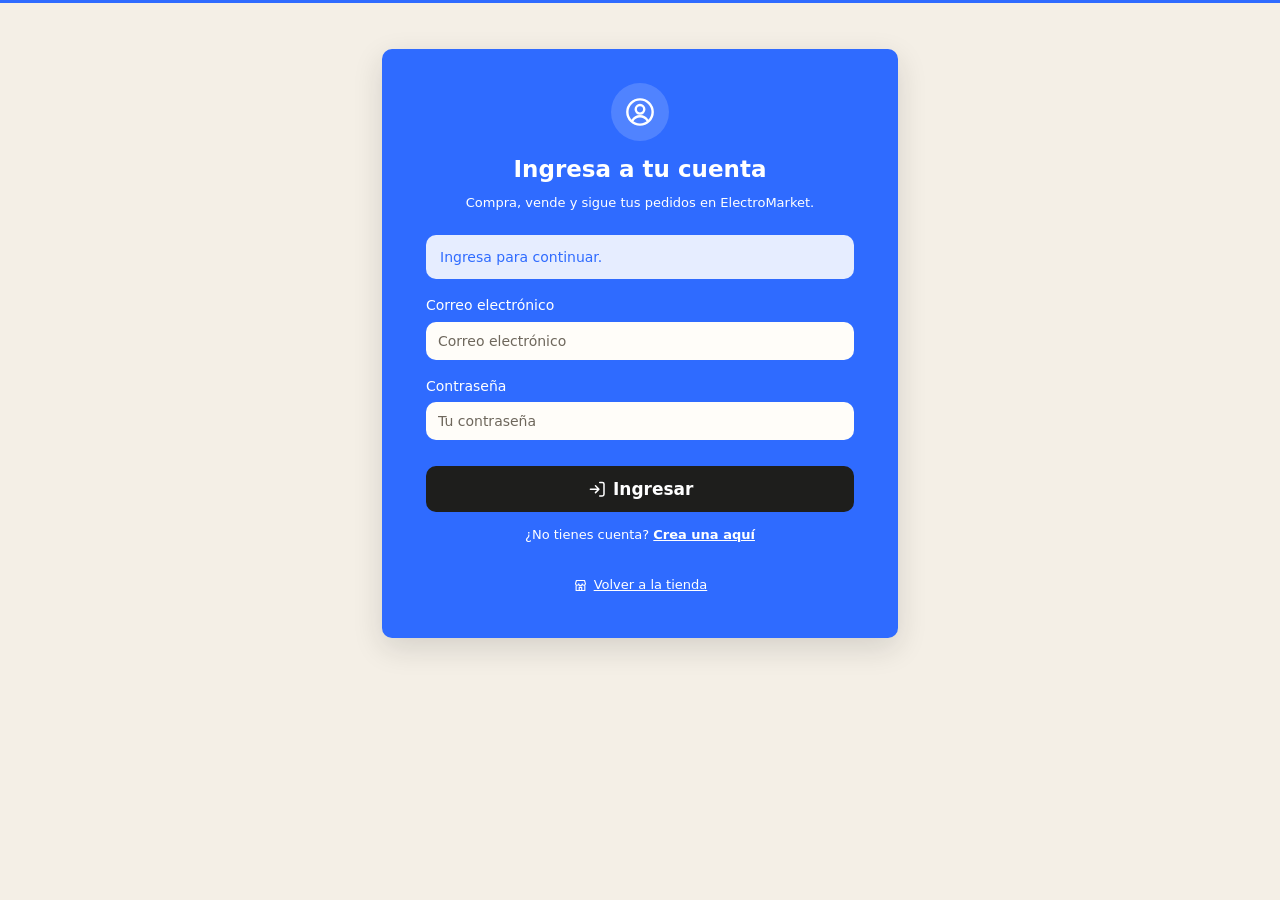
<file: frontend/carrito.html>
<!DOCTYPE html>
<html lang="es">
<head>
    <meta charset="UTF-8">
    <meta name="viewport" content="width=device-width, initial-scale=1.0">
    <title>Carrito | ElectroMarket</title>
    <link rel="stylesheet" href="css/estilos.css">
    <script src="js/tema.js"></script>
</head>
<body>
    <header id="encabezado"></header>

    <main class="contenedor">
        <h1 class="titulo-seccion" data-icono="carrito">Tu carrito</h1>
        <p class="subtitulo-seccion">Revisa tus productos antes de comprar.</p>
        <div id="contenido"><div class="cargando">Cargando carrito...</div></div>
    </main>

    <footer id="pie"></footer>

    <script src="js/iconos.js"></script>
    <script src="js/api.js"></script>
    <script src="js/carrito.js"></script>
</body>
</html>
</file>
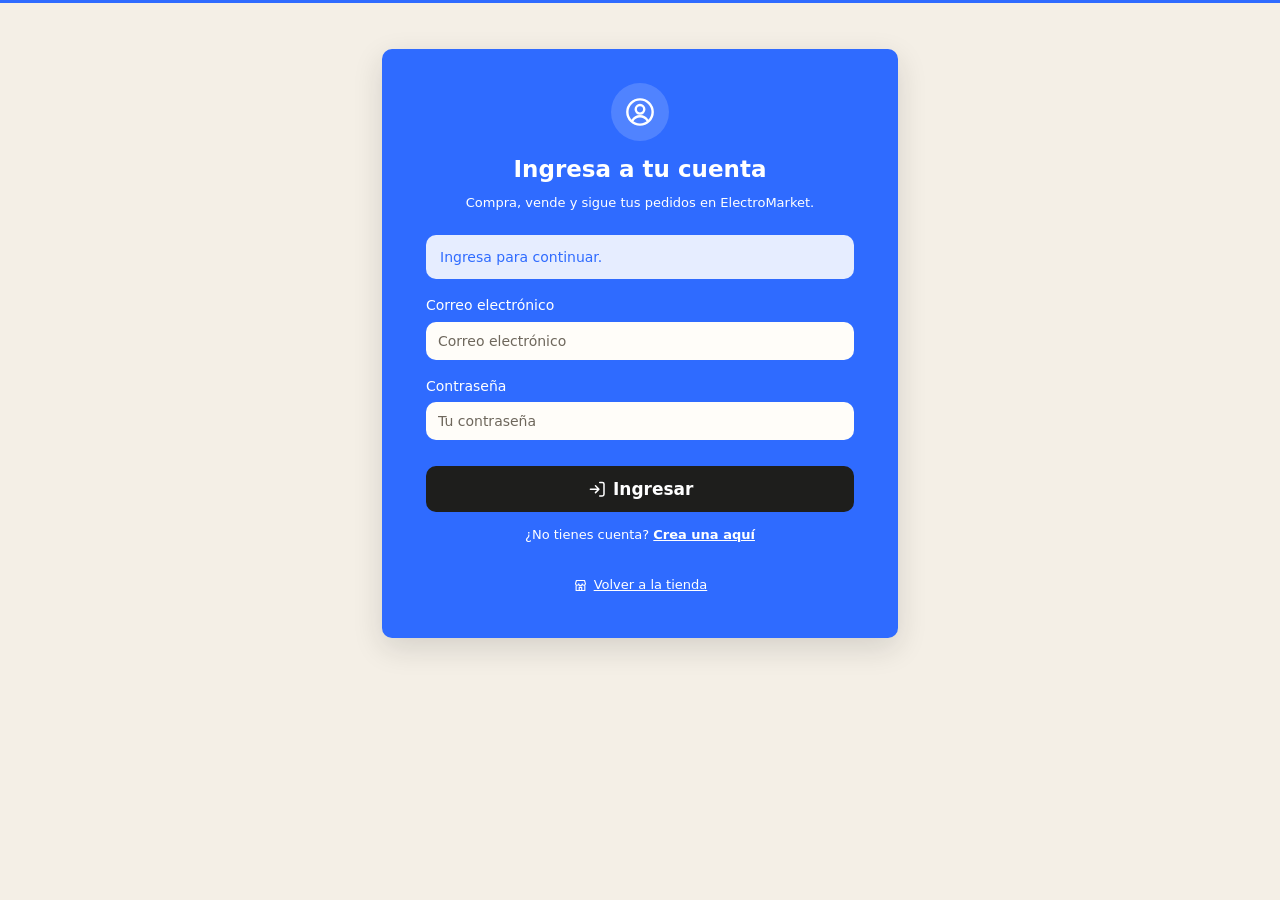
<file: frontend/checkout.html>
<!DOCTYPE html>
<html lang="es">
<head>
    <meta charset="UTF-8">
    <meta name="viewport" content="width=device-width, initial-scale=1.0">
    <title>Finalizar compra | ElectroMarket</title>
    <link rel="stylesheet" href="css/estilos.css">
    <script src="js/tema.js"></script>
</head>
<body>
    <header id="encabezado"></header>

    <main class="contenedor">
        <nav class="migas"><a href="carrito.html">Carrito</a> › Finalizar compra</nav>
        <h1 class="titulo-seccion">Finalizar compra</h1>
        <p class="subtitulo-seccion">Elige dónde recibir tu pedido y cómo pagarlo.</p>
        <div id="contenido"><div class="cargando">Cargando...</div></div>
    </main>

    <footer id="pie"></footer>

    <script src="js/iconos.js"></script>
    <script src="js/api.js"></script>
    <script src="js/direcciones.js"></script>
    <script src="js/checkout.js"></script>
</body>
</html>
</file>
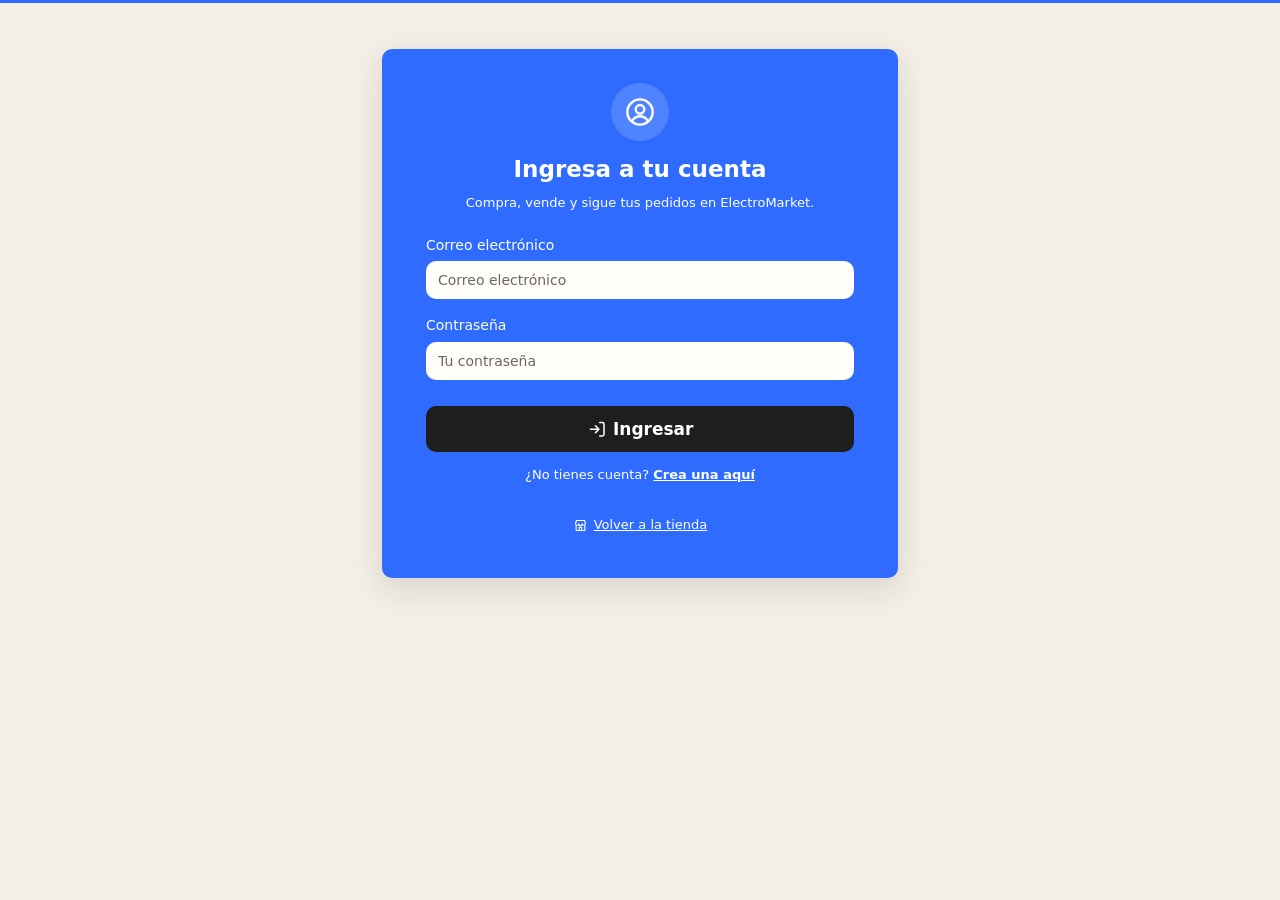
<file: frontend/login.html>
<!DOCTYPE html>
<html lang="es">
<head>
    <meta charset="UTF-8">
    <meta name="viewport" content="width=device-width, initial-scale=1.0">
    <title>Ingresar | ElectroMarket</title>
    <link rel="stylesheet" href="css/estilos.css">
    <script src="js/tema.js"></script>
</head>
<body class="pagina-cuenta">
    <main>
        <form class="caja-cuenta" id="formulario-ingreso" novalidate>
            <div class="cuenta-emblema" data-icono="cuenta"></div>
            <h1>Ingresa a tu cuenta</h1>
            <p class="descripcion">Compra, vende y sigue tus pedidos en ElectroMarket.</p>

            <div id="mensaje"></div>

            <div class="campo">
                <label for="correo">Correo electrónico</label>
                <input class="control" type="email" id="correo" name="correo" placeholder="Correo electrónico" autocomplete="email" required>
            </div>

            <div class="campo">
                <label for="contrasena">Contraseña</label>
                <input class="control" type="password" id="contrasena" name="contrasena" placeholder="Tu contraseña" autocomplete="current-password" required>
            </div>

            <button type="submit" class="boton boton-bloque boton-grande" id="boton-ingreso">Ingresar</button>

            <p class="alterno">¿No tienes cuenta? <a href="registro.html" id="enlace-registro">Crea una aquí</a></p>
            <a class="enlace-pie" href="index.html">Volver a la tienda</a>
        </form>
    </main>

    <script src="js/iconos.js"></script>
    <script src="js/api.js"></script>
    <script src="js/login.js"></script>
</body>
</html>
</file>
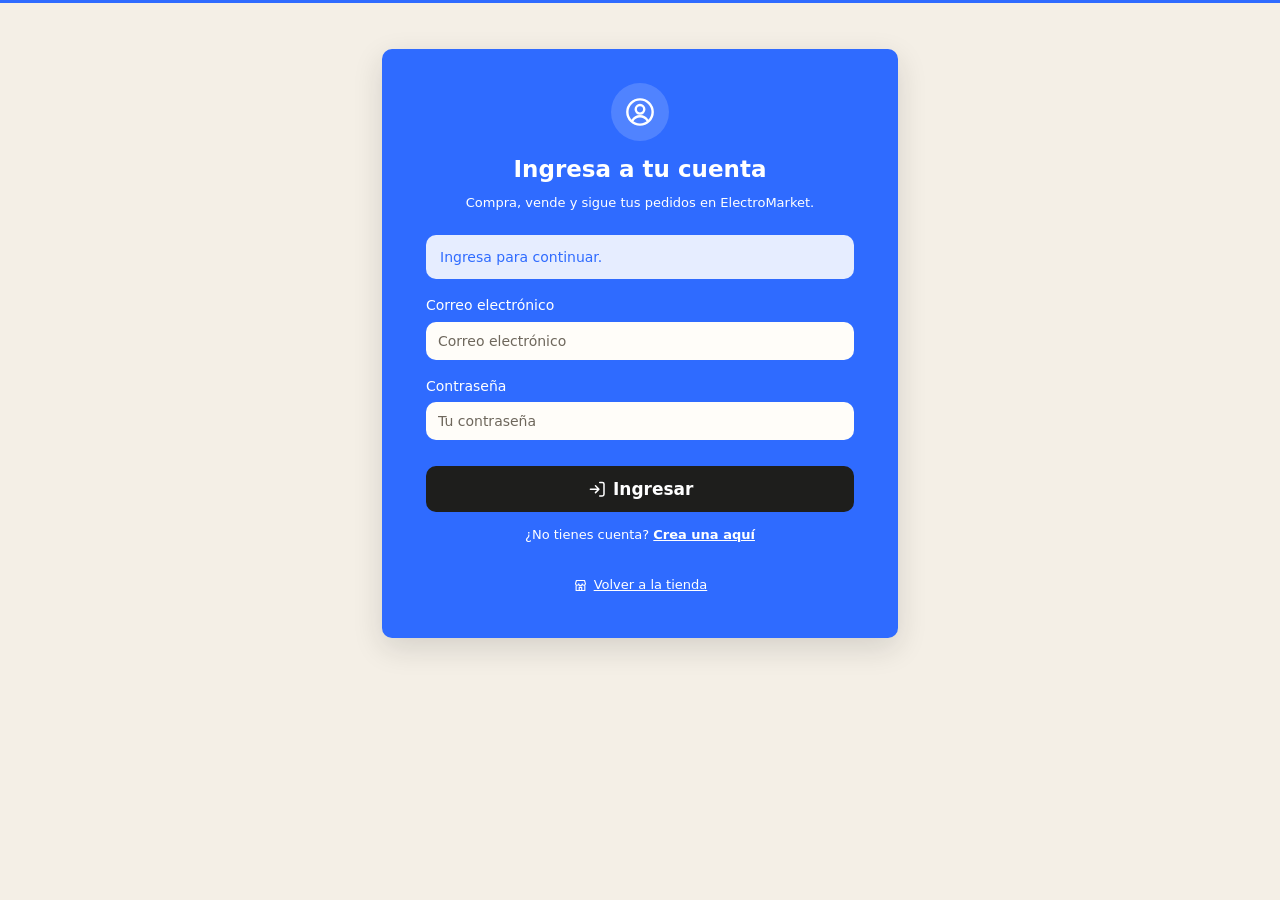
<file: frontend/pedidos.html>
<!DOCTYPE html>
<html lang="es">
<head>
    <meta charset="UTF-8">
    <meta name="viewport" content="width=device-width, initial-scale=1.0">
    <title>Mis compras | ElectroMarket</title>
    <link rel="stylesheet" href="css/estilos.css">
    <script src="js/tema.js"></script>
</head>
<body>
    <header id="encabezado"></header>

    <main class="contenedor">
        <h1 class="titulo-seccion" data-icono="bolsa">Mis compras</h1>
        <p class="subtitulo-seccion">Consulta tus pedidos, sigue los envíos, gestiona cancelaciones y revisa tus reembolsos.</p>

        <div class="filtros" id="filtros">
            <button type="button" class="chip activo" data-estado="">Todos</button>
            <button type="button" class="chip" data-estado="PAGADO">Pagados</button>
            <button type="button" class="chip" data-estado="EN_PROCESO">En proceso</button>
            <button type="button" class="chip" data-estado="PARCIALMENTE_ENVIADO">Enviados parcialmente</button>
            <button type="button" class="chip" data-estado="COMPLETADO">Completados</button>
            <button type="button" class="chip" data-estado="CANCELADO">Cancelados</button>
        </div>

        <div id="lista" class="lista-tarjetas"><div class="cargando">Cargando pedidos...</div></div>

        <section class="seccion-reembolsos" aria-labelledby="titulo-reembolsos">
            <h2 class="titulo-seccion" id="titulo-reembolsos" data-icono="reembolso">Mis reembolsos</h2>
            <p class="subtitulo-seccion">Cuando cancelas un pedido o parte de él, el dinero vuelve a tu método de pago. Aquí puedes seguir cada reembolso.</p>
            <div id="reembolsos"><div class="cargando">Cargando reembolsos...</div></div>
        </section>
    </main>

    <footer id="pie"></footer>

    <script src="js/iconos.js"></script>
    <script src="js/api.js"></script>
    <script src="js/comunes_pedidos.js"></script>
    <script src="js/pedidos.js"></script>
</body>
</html>
</file>
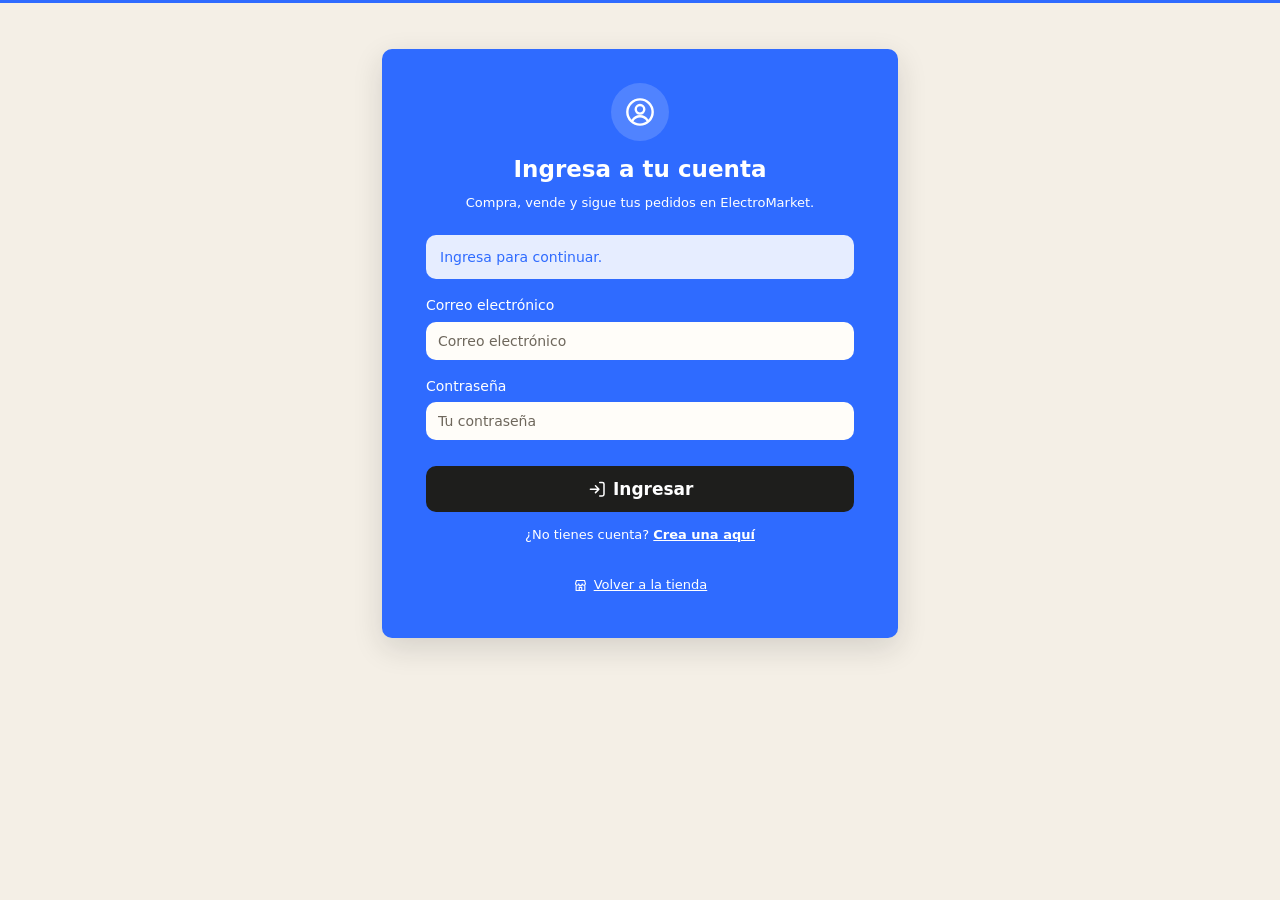
<file: frontend/perfil.html>
<!DOCTYPE html>
<html lang="es">
<head>
    <meta charset="UTF-8">
    <meta name="viewport" content="width=device-width, initial-scale=1.0">
    <title>Mi perfil | ElectroMarket</title>
    <link rel="stylesheet" href="css/estilos.css">
    <script src="js/tema.js"></script>
</head>
<body>
    <header id="encabezado"></header>

    <main class="contenedor u-max-860">
        <h1 class="titulo-seccion" data-icono="usuario">Mi perfil</h1>
        <p class="subtitulo-seccion">Administra tus datos, tu contraseña y tus direcciones.</p>

        <div class="pestanas" role="tablist">
            <button type="button" class="activa" data-pestana="datos">Datos personales</button>
            <button type="button" data-pestana="seguridad">Contraseña</button>
            <button type="button" data-pestana="direcciones">Direcciones</button>
        </div>

        <section class="tarjeta" id="pestana-datos">
            <form id="form-datos" novalidate>
                <div id="msg-datos"></div>
                <div class="fila fila-2">
                    <div class="campo"><label for="nombre">Nombre</label><input class="control" id="nombre" name="nombre" maxlength="100"></div>
                    <div class="campo"><label for="apellido">Apellido</label><input class="control" id="apellido" name="apellido" maxlength="100"></div>
                </div>
                <div class="fila fila-2">
                    <div class="campo">
                        <label for="correo">Correo electrónico</label>
                        <input class="control" id="correo" disabled>
                        <div class="ayuda">El correo es tu usuario de ingreso y no se puede cambiar.</div>
                    </div>
                    <div class="campo"><label for="telefono">Número de celular</label><input class="control" id="telefono" name="telefono" type="tel" maxlength="20"></div>
                </div>
                <div class="fila fila-2">
                    <div class="campo"><label for="fecha_nacimiento">Fecha de nacimiento</label><input class="control" id="fecha_nacimiento" name="fecha_nacimiento" type="date"></div>
                    <div class="campo">
                        <label for="genero">Género</label>
                        <select class="control" id="genero" name="genero">
                            <option value="">Sin especificar</option>
                            <option value="FEMENINO">Femenino</option>
                            <option value="MASCULINO">Masculino</option>
                            <option value="OTRO">Otro</option>
                            <option value="PREFIERO_NO_DECIRLO">Prefiero no decirlo</option>
                        </select>
                    </div>
                </div>
                <p class="ayuda" id="miembro-desde"></p>
                <button type="submit" class="boton">Guardar cambios</button>
            </form>
        </section>

        <section class="tarjeta oculto" id="pestana-seguridad">
            <form class="u-max-420" id="form-contrasena" novalidate>
                <div id="msg-contrasena"></div>
                <div class="campo"><label for="actual">Contraseña actual</label><input class="control" type="password" id="actual" autocomplete="current-password"></div>
                <div class="campo"><label for="nueva">Nueva contraseña</label><input class="control" type="password" id="nueva" autocomplete="new-password"><div class="ayuda">Mínimo 8 caracteres.</div></div>
                <div class="campo"><label for="repetir">Repite la nueva contraseña</label><input class="control" type="password" id="repetir" autocomplete="new-password"></div>
                <button type="submit" class="boton">Cambiar contraseña</button>
            </form>
        </section>

        <section class="tarjeta oculto" id="pestana-direcciones">
            <div class="u-fila-entre u-mb-14">
                <h2 class="u-m-0">Mis direcciones</h2>
                <button type="button" class="boton boton-chico" id="nueva-direccion">Agregar dirección</button>
            </div>
            <div id="lista-direcciones"><div class="cargando">Cargando...</div></div>
        </section>
    </main>

    <footer id="pie"></footer>

    <script src="js/iconos.js"></script>
    <script src="js/api.js"></script>
    <script src="js/direcciones.js"></script>
    <script src="js/perfil.js"></script>
</body>
</html>
</file>
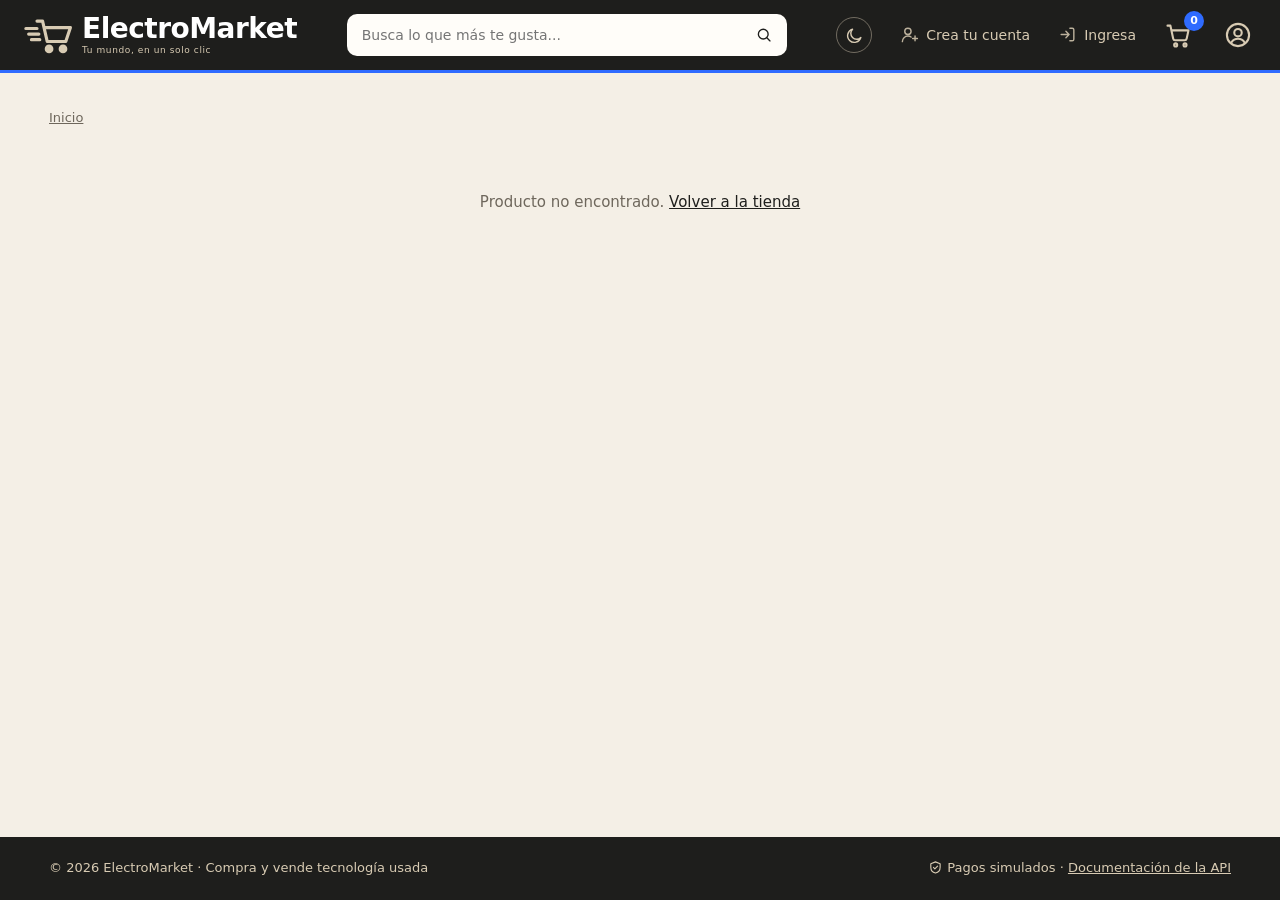
<file: frontend/producto.html>
<!DOCTYPE html>
<html lang="es">
<head>
    <meta charset="UTF-8">
    <meta name="viewport" content="width=device-width, initial-scale=1.0">
    <title>Producto | ElectroMarket</title>
    <link rel="stylesheet" href="css/estilos.css">
    <script src="js/tema.js"></script>
</head>
<body>
    <header id="encabezado"></header>

    <main class="contenedor">
        <nav class="migas" id="migas"><a href="index.html">Inicio</a></nav>
        <div id="contenido"><div class="cargando">Cargando producto...</div></div>
    </main>

    <footer id="pie"></footer>

    <script src="js/iconos.js"></script>
    <script src="js/api.js"></script>
    <script src="js/resenas.js"></script>
    <script src="js/producto.js"></script>
</body>
</html>
</file>
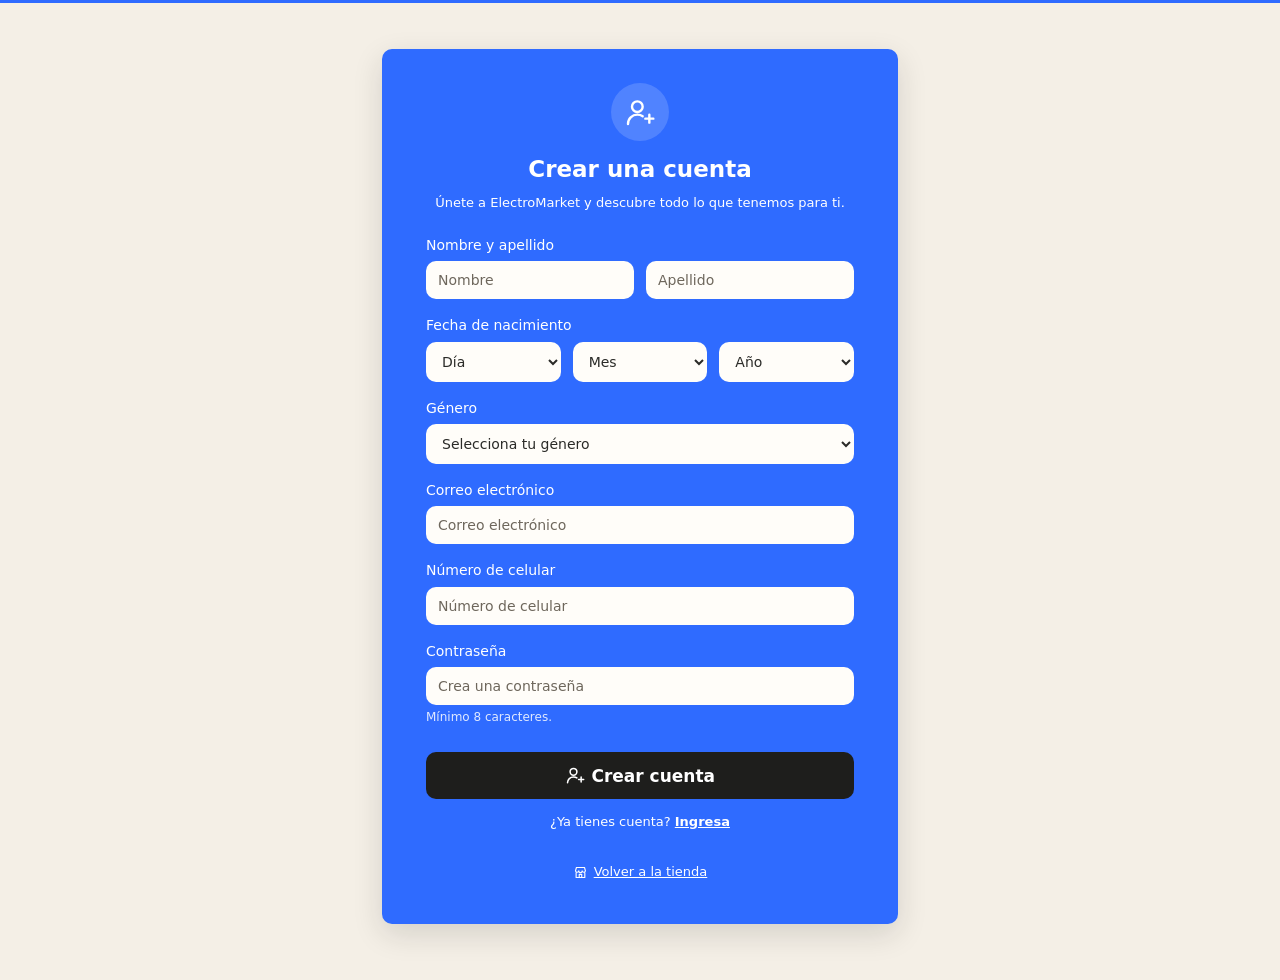
<file: frontend/registro.html>
<!DOCTYPE html>
<html lang="es">
<head>
    <meta charset="UTF-8">
    <meta name="viewport" content="width=device-width, initial-scale=1.0">
    <title>Crear una cuenta | ElectroMarket</title>
    <link rel="stylesheet" href="css/estilos.css">
    <script src="js/tema.js"></script>
</head>
<body class="pagina-cuenta">
    <main>
        <form class="caja-cuenta" id="formulario-registro" novalidate>
            <div class="cuenta-emblema" data-icono="usuarioMas"></div>
            <h1>Crear una cuenta</h1>
            <p class="descripcion">Únete a ElectroMarket y descubre todo lo que tenemos para ti.</p>

            <div id="mensaje"></div>

            <div class="campo">
                <span class="etiqueta">Nombre y apellido</span>
                <div class="fila fila-2">
                    <input class="control" name="nombre" placeholder="Nombre" autocomplete="given-name" aria-label="Nombre" required>
                    <input class="control" name="apellido" placeholder="Apellido" autocomplete="family-name" aria-label="Apellido" required>
                </div>
            </div>

            <div class="campo">
                <span class="etiqueta">Fecha de nacimiento</span>
                <div class="fila fila-3 fecha">
                    <select class="control" name="dia" aria-label="Día"><option value="">Día</option></select>
                    <select class="control" name="mes" aria-label="Mes"><option value="">Mes</option></select>
                    <select class="control" name="anio" aria-label="Año"><option value="">Año</option></select>
                </div>
            </div>

            <div class="campo">
                <label for="genero">Género</label>
                <select class="control" id="genero" name="genero">
                    <option value="">Selecciona tu género</option>
                    <option value="FEMENINO">Femenino</option>
                    <option value="MASCULINO">Masculino</option>
                    <option value="OTRO">Otro</option>
                    <option value="PREFIERO_NO_DECIRLO">Prefiero no decirlo</option>
                </select>
            </div>

            <div class="campo">
                <label for="correo">Correo electrónico</label>
                <input class="control" type="email" id="correo" name="correo" placeholder="Correo electrónico" autocomplete="email" maxlength="150" required>
            </div>

            <div class="campo">
                <label for="telefono">Número de celular</label>
                <input class="control" type="tel" id="telefono" name="telefono" placeholder="Número de celular" autocomplete="tel" inputmode="tel">
            </div>

            <div class="campo">
                <label for="contrasena">Contraseña</label>
                <input class="control" type="password" id="contrasena" name="contrasena" placeholder="Crea una contraseña" autocomplete="new-password" required>
                <div class="ayuda">Mínimo 8 caracteres.</div>
            </div>

            <button type="submit" class="boton boton-bloque boton-grande" id="boton-registro">Crear cuenta</button>

            <p class="alterno">¿Ya tienes cuenta? <a href="login.html">Ingresa</a></p>
            <a class="enlace-pie" href="index.html">Volver a la tienda</a>
        </form>
    </main>

    <script src="js/iconos.js"></script>
    <script src="js/api.js"></script>
    <script src="js/registro.js"></script>
</body>
</html>
</file>
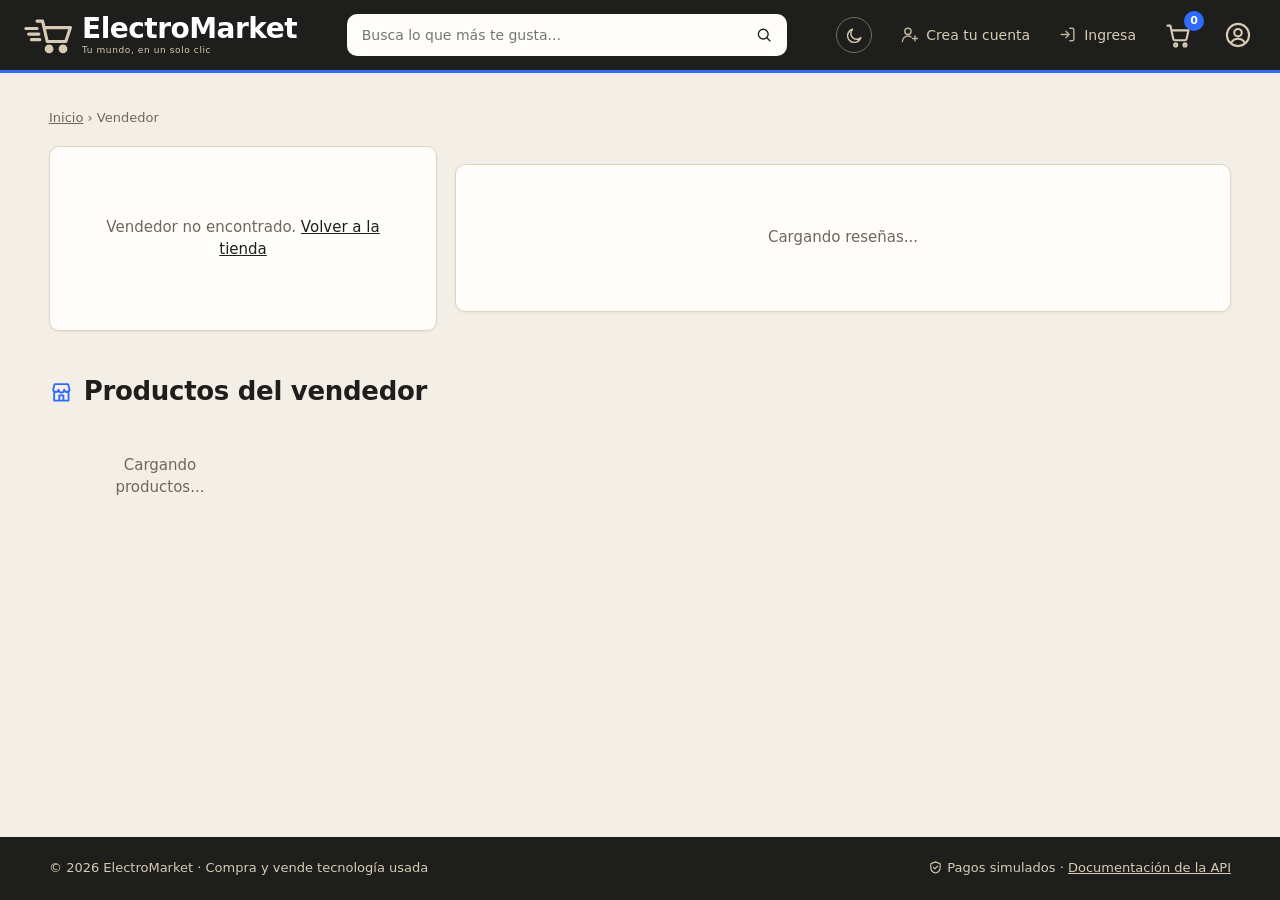
<file: frontend/vendedor.html>
<!DOCTYPE html>
<html lang="es">
<head>
    <meta charset="UTF-8">
    <meta name="viewport" content="width=device-width, initial-scale=1.0">
    <title>Vendedor | ElectroMarket</title>
    <link rel="stylesheet" href="css/estilos.css">
    <script src="js/tema.js"></script>
</head>
<body>
    <header id="encabezado"></header>

    <main class="contenedor">
        <nav class="migas" id="migas"><a href="index.html">Inicio</a> › Vendedor</nav>
        <div class="perfil-vendedor">
            <section class="tarjeta" id="perfil"><div class="cargando">Cargando vendedor...</div></section>
            <section class="tarjeta" id="resenas"><div class="cargando">Cargando reseñas...</div></section>
        </div>
        <h2 class="titulo-seccion u-mt-42" data-icono="tienda">Productos del vendedor</h2>
        <div id="productos" class="rejilla-productos"><div class="cargando">Cargando productos...</div></div>
    </main>

    <footer id="pie"></footer>

    <script src="js/iconos.js"></script>
    <script src="js/api.js"></script>
    <script src="js/resenas.js"></script>
    <script src="js/vendedor.js"></script>
</body>
</html>
</file>
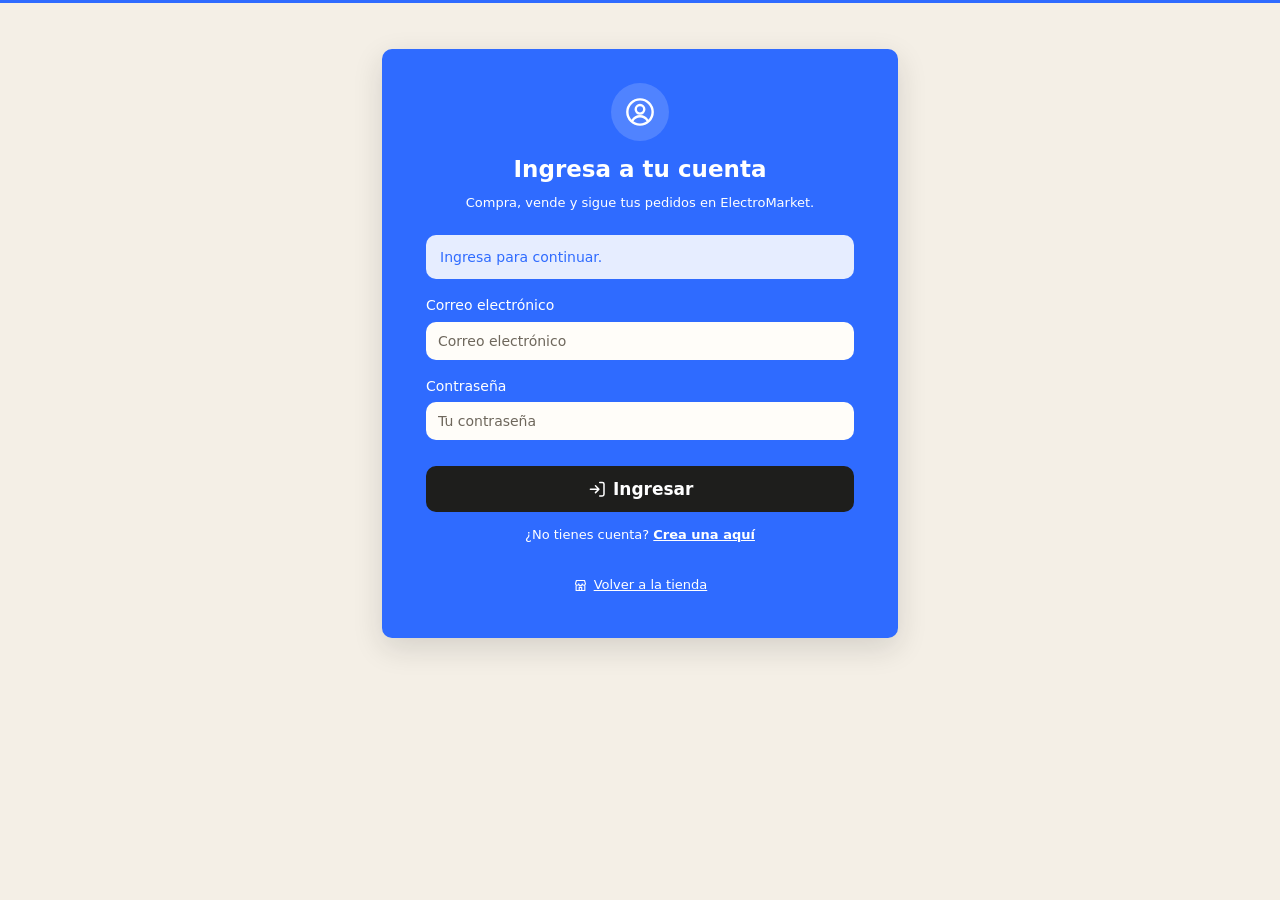
<file: frontend/vender.html>
<!DOCTYPE html>
<html lang="es">
<head>
    <meta charset="UTF-8">
    <meta name="viewport" content="width=device-width, initial-scale=1.0">
    <title>Vender | ElectroMarket</title>
    <link rel="stylesheet" href="css/estilos.css">
    <script src="js/tema.js"></script>
</head>
<body>
    <header id="encabezado"></header>

    <main class="contenedor">
        <h1 class="titulo-seccion" id="titulo-formulario">Publicar artículo</h1>
        <p class="subtitulo-seccion" id="subtitulo-formulario">Vende tus productos electrónicos usados en pocos pasos.</p>

        <section class="tarjeta">
            <form id="form-producto" novalidate>
                <div id="msg-producto"></div>

                <div class="fila fila-2">
                    <div class="campo">
                        <label for="nombre">Título de la publicación</label>
                        <input class="control" id="nombre" name="nombre" maxlength="150" placeholder="Ej: Televisor Smart TV 55&quot; UHD 4K">
                    </div>
                    <div class="campo">
                        <label for="id_categoria">Categoría</label>
                        <select class="control" id="id_categoria" name="id_categoria"><option value="">Cargando...</option></select>
                    </div>
                </div>

                <div class="campo">
                    <label for="descripcion">Descripción</label>
                    <textarea class="control" id="descripcion" name="descripcion" maxlength="1000"
                              placeholder="Estado, tiempo de uso, accesorios incluidos, detalles a tener en cuenta..."></textarea>
                    <div class="ayuda"><span id="contador-descripcion">0</span>/1000</div>
                </div>

                <div class="fila fila-3">
                    <div class="campo">
                        <label for="precio">Precio (COP)</label>
                        <input class="control" id="precio" name="precio" type="number" min="1" step="1" placeholder="Ej: 2900000">
                    </div>
                    <div class="campo">
                        <label for="stock">Unidades disponibles</label>
                        <input class="control" id="stock" name="stock" type="number" min="0" step="1" value="1">
                    </div>
                    <div class="campo">
                        <label for="condicion">Condición</label>
                        <select class="control" id="condicion" name="condicion">
                            <option value="COMO_NUEVO">Como nuevo</option>
                            <option value="BUENO" selected>Buen estado</option>
                            <option value="ACEPTABLE">Aceptable</option>
                        </select>
                    </div>
                </div>

                <fieldset class="checklist-estado">
                    <legend>Verificación del estado</legend>
                    <p class="ayuda">Declara con honestidad el estado del artículo. Los compradores ven este checklist y una insignia de verificación.</p>
                    <div class="checklist-opciones">
                        <label><input type="checkbox" name="enciende"> Enciende y funciona correctamente <em>esencial</em></label>
                        <label><input type="checkbox" name="pantalla_sin_danos"> Pantalla o carcasa sin daños <em>esencial</em></label>
                        <label><input type="checkbox" name="bateria_ok"> Batería o alimentación en buen estado <em>esencial</em></label>
                        <label><input type="checkbox" name="sin_reparaciones"> Sin reparaciones ni piezas cambiadas</label>
                        <label><input type="checkbox" name="accesorios_completos"> Incluye accesorios originales</label>
                        <label><input type="checkbox" name="con_garantia"> Conserva garantía o factura</label>
                    </div>
                    <div class="campo">
                        <label for="descripcion_defectos">Defectos, rayones o desgaste (obligatorio)</label>
                        <textarea class="control" id="descripcion_defectos" name="descripcion_defectos" maxlength="1000" rows="3"
                                  placeholder="Ej.: rayón leve en la esquina superior, batería al 85 %. Escribe «Ninguno» si no tiene."></textarea>
                    </div>
                    <div class="bloque-ia">
                        <div>
                            <strong class="titulo-ia" data-icono="ia">Inspector de estado con IA</strong>
                            <p class="ayuda">Revisa tu descripción antes de publicar: sugiere la condición real y avisa si algo no coincide con el checklist.</p>
                        </div>
                        <button type="button" class="boton boton-secundario" id="analizar-ia">Analizar con IA</button>
                    </div>
                    <div id="resultado-ia" class="oculto"></div>
                </fieldset>

                <fieldset class="checklist-estado precio-ia">
                    <legend data-icono="ia">Precio sugerido con IA</legend>
                    <p class="ayuda">Una red neuronal estima el precio de mercado del artículo usado a partir de la categoría, la condición, la antigüedad, la caja y accesorios, la garantía y su precio nuevo. Es una orientación: tú decides el precio.</p>
                    <div class="fila fila-3 u-items-end">
                        <div class="campo">
                            <label for="antiguedad">Antigüedad (meses)</label>
                            <input class="control" id="antiguedad" name="antiguedad" type="number" min="0" max="240" step="1" placeholder="Ej: 24">
                        </div>
                        <div class="campo">
                            <label for="precio_nuevo">Precio nuevo de referencia (COP)</label>
                            <input class="control" id="precio_nuevo" name="precio_nuevo" type="number" min="50000" step="1000" placeholder="Ej: 2400000">
                        </div>
                        <div class="campo">
                            <button type="button" class="boton boton-secundario boton-bloque" id="sugerir-precio">Sugerir precio con IA</button>
                        </div>
                    </div>
                    <div id="resultado-precio" class="oculto"></div>
                </fieldset>

                <div class="campo" id="bloque-fotos-nuevas">
                    <label for="fotos">Fotografías (mínimo 3)</label>
                    <input class="control" id="fotos" type="file" accept=".jpg,.jpeg,.png,.webp" multiple>
                    <div class="ayuda" id="ayuda-fotos">Entre 3 y 5 fotos JPG, PNG o WEBP de máximo 5 MB. Muestra el frente, la parte trasera y los defectos. La primera será la principal.</div>
                    <div class="previsualizaciones" id="previsualizaciones"></div>
                </div>

                <div id="bloque-fotos-actuales" class="campo oculto">
                    <span class="etiqueta">Fotos actuales</span>
                    <div class="fotos-producto" id="fotos-actuales"></div>
                </div>

                <div class="grupo-botones">
                    <button type="submit" class="boton boton-grande" id="boton-guardar">Publicar artículo</button>
                    <a class="boton boton-secundario boton-grande oculto" id="cancelar-edicion" href="vender.html">Cancelar edición</a>
                </div>
            </form>
        </section>

        <section class="u-mt-42" id="mis-productos">
            <h2 class="titulo-seccion" data-icono="inventario">Mis productos</h2>
            <p class="subtitulo-seccion">Pausa, reactiva, edita o elimina tus publicaciones. <a href="ventas.html">Ver mis ventas</a></p>
            <div class="tarjeta" id="tabla-productos"><div class="cargando">Cargando...</div></div>
        </section>
    </main>

    <footer id="pie"></footer>

    <script src="js/iconos.js"></script>
    <script src="js/api.js"></script>
    <script src="js/vender.js"></script>
</body>
</html>
</file>
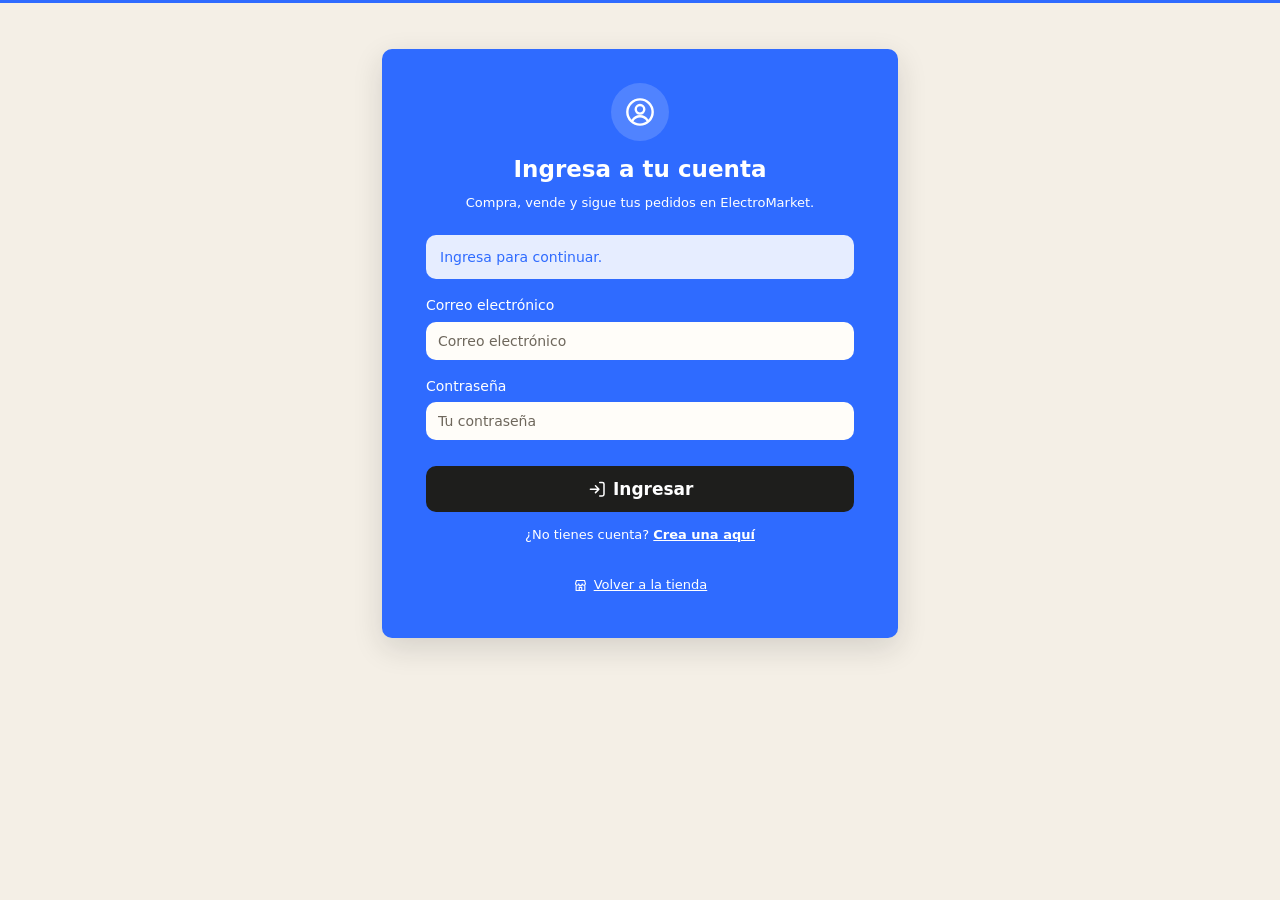
<file: frontend/ventas.html>
<!DOCTYPE html>
<html lang="es">
<head>
    <meta charset="UTF-8">
    <meta name="viewport" content="width=device-width, initial-scale=1.0">
    <title>Mis ventas | ElectroMarket</title>
    <link rel="stylesheet" href="css/estilos.css">
    <script src="js/tema.js"></script>
</head>
<body>
    <header id="encabezado"></header>

    <main class="contenedor">
        <h1 class="titulo-seccion" data-icono="grafico">Mis ventas</h1>
        <p class="subtitulo-seccion">Prepara los envíos, actualiza su estado y responde las solicitudes de cancelación. <a href="vender.html">Publicar artículo</a></p>

        <div class="indicadores" id="indicadores"></div>

        <div id="solicitudes"></div>

        <div class="filtros" id="filtros">
            <button type="button" class="chip activo" data-estado="">Todas</button>
            <button type="button" class="chip" data-estado="PENDIENTE">Por preparar</button>
            <button type="button" class="chip" data-estado="PREPARANDO">Preparando</button>
            <button type="button" class="chip" data-estado="ENVIADA">Enviadas</button>
            <button type="button" class="chip" data-estado="CANCELACION_SOLICITADA">Cancelación solicitada</button>
            <button type="button" class="chip" data-estado="ENTREGADA">Entregadas</button>
            <button type="button" class="chip" data-estado="CANCELADA">Canceladas</button>
        </div>

        <div class="tarjeta" id="lista"><div class="cargando">Cargando ventas...</div></div>
    </main>

    <footer id="pie"></footer>

    <script src="js/iconos.js"></script>
    <script src="js/api.js"></script>
    <script src="js/comunes_pedidos.js"></script>
    <script src="js/ventas.js"></script>
</body>
</html>
</file>
<file: frontend/css/estilos.css>
/* =====================================================================
   ElectroMarket - Estilos generales
   ===================================================================== */

/* Paleta: #1E1E1C (carbón), #D8CBB3 (arena), #2F6BFF (azul eléctrico).
   Tema claro por defecto; el oscuro se activa con data-tema="oscuro"
   (botón del encabezado) o según el sistema si no hay preferencia. */
:root {
    --carbon: #1E1E1C;
    --arena: #D8CBB3;
    --electrico: #2F6BFF;

    --fondo: #F4EFE6;
    --superficie: #FFFDF9;
    --superficie-2: #EDE5D6;
    --tinta: #1E1E1C;
    --texto: #2B2B28;
    --texto-suave: #6E675C;
    --borde: #DED3C0;
    --acento: #2F6BFF;
    --acento-hover: #1F55E0;
    --acento-suave: #E6EDFF;
    --sobre-acento: #FFFFFF;
    --oscuro: #1E1E1C;
    --banda: #D8CBB3;
    --sobre-oscuro: #D8CBB3;
    --exito: #1B7F4F;
    --exito-fondo: #E2F2E8;
    --error: #C0392B;
    --error-fondo: #FBE7E4;
    --aviso: #9A6200;
    --aviso-fondo: #FBF0D9;
    --radio: 10px;
    --sombra: 0 8px 28px rgba(30, 30, 28, 0.10);
    --sombra-suave: 0 1px 3px rgba(30, 30, 28, 0.08);
    --fuente: "Segoe UI", system-ui, -apple-system, Roboto, Arial, sans-serif;
    color-scheme: light;
}

:root[data-tema="oscuro"] {
    --fondo: #1E1E1C;
    --superficie: #282825;
    --superficie-2: #33322E;
    --tinta: #EFE7D8;
    --texto: #E4DCCC;
    --texto-suave: #A99F8E;
    --borde: #3E3C37;
    --acento: #2F6BFF;
    --acento-hover: #5A8BFF;
    --acento-suave: #1D2A4D;
    --oscuro: #121211;
    --banda: #33322E;
    --sobre-oscuro: #D8CBB3;
    --exito: #4CC38A;
    --exito-fondo: #17301F;
    --error: #FF7A6B;
    --error-fondo: #3A1F1B;
    --aviso: #F0B44C;
    --aviso-fondo: #3A2E16;
    --sombra: 0 8px 28px rgba(0, 0, 0, 0.45);
    --sombra-suave: 0 1px 3px rgba(0, 0, 0, 0.4);
    color-scheme: dark;
}

* {
    box-sizing: border-box;
}

html,
body {
    margin: 0;
    padding: 0;
}

body {
    font-family: var(--fuente);
    background: var(--fondo);
    color: var(--texto);
    font-size: 15px;
    line-height: 1.45;
    min-height: 100vh;
    display: flex;
    flex-direction: column;
}

a {
    color: var(--tinta);
}

img {
    max-width: 100%;
}

button,
input,
select,
textarea {
    font-family: inherit;
    font-size: 14px;
}

main {
    flex: 1;
    width: 100%;
    min-width: 0;
}

.oculto {
    display: none !important;
}

/* ------------------------------------------------------------------ */
/* Encabezado                                                          */
/* ------------------------------------------------------------------ */

.encabezado {
    background: var(--oscuro);
    border-bottom: 3px solid var(--electrico);
    position: sticky;
    top: 0;
    z-index: 50;
}

.encabezado-contenido {
    max-width: 1400px;
    margin: 0 auto;
    padding: 14px 24px;
    display: flex;
    align-items: center;
    gap: 24px;
}

.logo {
    display: flex;
    align-items: center;
    gap: 6px;
    text-decoration: none;
    color: var(--tinta);
    flex-shrink: 0;
}

.logo svg {
    width: 52px;
    height: 40px;
}

.logo-texto {
    display: flex;
    flex-direction: column;
    line-height: 1;
}

.logo-nombre {
    font-size: 28px;
    font-weight: 700;
    letter-spacing: -0.5px;
}

.logo-lema {
    font-size: 9px;
    letter-spacing: 0.6px;
    margin-top: 3px;
}

.buscador {
    flex: 1;
    max-width: 440px;
    margin: 0 auto;
    position: relative;
}

.buscador input {
    width: 100%;
    border: none;
    border-radius: var(--radio);
    padding: 12px 44px 12px 14px;
    font-size: 14px;
    background: var(--superficie);
    color: var(--texto);
}

.buscador input:focus {
    outline: 2px solid var(--acento);
}

.buscador button {
    position: absolute;
    right: 4px;
    top: 50%;
    transform: translateY(-50%);
    background: none;
    border: none;
    padding: 8px 10px;
    cursor: pointer;
    color: var(--tinta);
}

.menu-usuario {
    display: flex;
    align-items: center;
    gap: 28px;
    flex-shrink: 0;
}

.menu-usuario > a,
.menu-usuario > button.enlace-menu {
    color: var(--tinta);
    text-decoration: none;
    font-size: 14px;
    background: none;
    border: none;
    cursor: pointer;
    padding: 0;
}

.menu-usuario > a:hover {
    text-decoration: underline;
}

.icono-carrito {
    position: relative;
    display: inline-flex;
    color: var(--tinta);
}

.icono-carrito svg {
    width: 30px;
    height: 30px;
}

.contador-carrito {
    position: absolute;
    top: -10px;
    right: -12px;
    background: var(--acento);
    color: var(--sobre-acento);
    font-size: 11px;
    font-weight: 700;
    min-width: 20px;
    height: 20px;
    border-radius: 10px;
    display: flex;
    align-items: center;
    justify-content: center;
    padding: 0 5px;
}

.cuenta {
    position: relative;
}

.boton-cuenta {
    background: none;
    border: none;
    cursor: pointer;
    color: var(--tinta);
    display: flex;
    align-items: center;
    gap: 8px;
    padding: 0;
    font-size: 14px;
}

.boton-cuenta svg {
    width: 30px;
    height: 30px;
}

.desplegable {
    position: absolute;
    right: 0;
    top: calc(100% + 12px);
    background: var(--superficie);
    border-radius: var(--radio);
    box-shadow: var(--sombra);
    min-width: 220px;
    padding: 8px 0;
    z-index: 60;
}

.desplegable .saludo {
    padding: 8px 16px 10px;
    border-bottom: 1px solid var(--borde);
    font-size: 13px;
    color: var(--texto-suave);
}

.desplegable .saludo strong {
    display: block;
    color: var(--texto);
    font-size: 14px;
}

.desplegable a,
.desplegable button {
    display: block;
    width: 100%;
    text-align: left;
    padding: 9px 16px;
    color: var(--texto);
    text-decoration: none;
    background: none;
    border: none;
    cursor: pointer;
    font-size: 14px;
}

.desplegable a:hover,
.desplegable button:hover {
    background: var(--acento-suave);
}

.desplegable hr {
    border: none;
    border-top: 1px solid var(--borde);
    margin: 6px 0;
}

/* ------------------------------------------------------------------ */
/* Contenedores                                                        */
/* ------------------------------------------------------------------ */

.contenedor {
    max-width: 1230px;
    margin: 0 auto;
    padding: 36px 24px 56px;
}

.titulo-seccion {
    color: var(--tinta);
    font-size: 26px;
    margin: 0 0 4px;
}

.subtitulo-seccion {
    color: var(--texto-suave);
    margin: 0 0 22px;
}

.tarjeta {
    background: var(--superficie);
    border-radius: var(--radio);
    box-shadow: 0 1px 3px rgba(30, 30, 28, 0.06);
    padding: 22px;
}

.tarjeta + .tarjeta {
    margin-top: 18px;
}

.tarjeta h2 {
    margin: 0 0 16px;
    font-size: 18px;
    color: var(--tinta);
}

/* ------------------------------------------------------------------ */
/* Botones                                                             */
/* ------------------------------------------------------------------ */

.boton {
    display: inline-flex;
    align-items: center;
    justify-content: center;
    gap: 6px;
    background: var(--acento);
    color: var(--sobre-acento);
    border: none;
    border-radius: var(--radio);
    padding: 10px 18px;
    font-size: 14px;
    font-weight: 600;
    cursor: pointer;
    text-decoration: none;
    transition: background 0.15s;
}

.boton:hover {
    background: var(--acento-hover);
}

.boton:disabled {
    opacity: 0.55;
    cursor: not-allowed;
}

.boton-bloque {
    width: 100%;
}

.boton-grande {
    padding: 13px 20px;
    font-size: 17px;
}

.boton-secundario {
    background: var(--superficie);
    color: var(--tinta);
    border: 1px solid var(--borde);
}

.boton-secundario:hover {
    background: var(--acento-suave);
}

.boton-turquesa {
    background: var(--acento);
}

.boton-turquesa:hover {
    background: var(--acento-hover);
}

.boton-peligro {
    background: var(--error);
}

.boton-peligro:hover {
    background: #a5281c;
}

.boton-chico {
    padding: 6px 12px;
    font-size: 13px;
}

.boton-texto {
    background: none;
    border: none;
    color: var(--tinta);
    text-decoration: underline;
    cursor: pointer;
    padding: 0;
    font-size: 14px;
}

.grupo-botones {
    display: flex;
    gap: 8px;
    flex-wrap: wrap;
}

/* ------------------------------------------------------------------ */
/* Formularios                                                         */
/* ------------------------------------------------------------------ */

.campo {
    margin-bottom: 16px;
}

.campo label,
.etiqueta {
    display: block;
    font-size: 14px;
    margin-bottom: 6px;
}

.control {
    width: 100%;
    padding: 10px 12px;
    border: 1px solid var(--borde);
    border-radius: var(--radio);
    background: var(--superficie);
    color: var(--texto);
}

.control:focus {
    outline: 2px solid var(--acento);
    outline-offset: -1px;
    border-color: transparent;
}

textarea.control {
    resize: vertical;
    min-height: 90px;
}

.fila {
    display: grid;
    gap: 12px;
}

.fila-2 {
    grid-template-columns: 1fr 1fr;
}

.fila-3 {
    grid-template-columns: repeat(3, 1fr);
}

.ayuda {
    font-size: 12px;
    color: var(--texto-suave);
    margin-top: 4px;
}

.error-campo {
    font-size: 12px;
    color: var(--error);
    margin-top: 4px;
}

/* ------------------------------------------------------------------ */
/* Formularios de cuenta (registro / ingreso)                          */
/* ------------------------------------------------------------------ */

body.pagina-cuenta {
    border-top: 3px solid var(--acento);
}

.caja-cuenta {
    max-width: 516px;
    margin: 46px auto 56px;
    background: var(--acento);
    color: var(--sobre-acento);
    border-radius: var(--radio);
    box-shadow: 0 10px 30px rgba(30, 30, 28, 0.14);
    padding: 34px 44px 38px;
}

.caja-cuenta h1 {
    text-align: center;
    font-size: 23px;
    margin: 0 0 8px;
}

.caja-cuenta .descripcion {
    text-align: center;
    font-size: 13px;
    margin: 0 0 22px;
}

.caja-cuenta .campo label,
.caja-cuenta .etiqueta {
    color: var(--sobre-acento);
}

.caja-cuenta .control {
    border: none;
    padding: 11px 12px;
}

.caja-cuenta .control::placeholder {
    color: var(--texto-suave);
}

.caja-cuenta .boton {
    margin-top: 10px;
    background: var(--carbon);
    color: #FFFFFF;
}

.caja-cuenta .boton:hover {
    background: #000000;
}

.caja-cuenta .enlace-pie {
    display: block;
    text-align: center;
    margin-top: 18px;
    color: var(--sobre-acento);
    font-size: 13px;
}

.caja-cuenta .alterno {
    text-align: center;
    margin-top: 14px;
    font-size: 13px;
}

.caja-cuenta .alterno a {
    color: var(--sobre-acento);
    font-weight: 700;
}

.caja-cuenta .error-campo {
    color: #fff3f1;
    background: rgba(192, 57, 43, 0.85);
    padding: 3px 8px;
    border-radius: 3px;
    display: inline-block;
}

.caja-cuenta .ayuda {
    color: rgba(255, 255, 255, 0.85);
}

/* ------------------------------------------------------------------ */
/* Productos                                                           */
/* ------------------------------------------------------------------ */

.carrusel {
    background: var(--banda);
    border-radius: var(--radio);
    padding: 22px 50px;
    position: relative;
}

.carrusel-pista {
    display: flex;
    gap: 18px;
    overflow-x: auto;
    scroll-behavior: smooth;
    scroll-snap-type: x mandatory;
    scrollbar-width: none;
}

.carrusel-pista::-webkit-scrollbar {
    display: none;
}

.carrusel-pista .producto {
    flex: 0 0 211px;
    scroll-snap-align: start;
}

.flecha-carrusel {
    position: absolute;
    top: 50%;
    transform: translateY(-50%);
    width: 46px;
    height: 46px;
    border-radius: 50%;
    border: none;
    background: var(--superficie);
    color: var(--tinta);
    box-shadow: var(--sombra);
    cursor: pointer;
    font-size: 22px;
    display: flex;
    align-items: center;
    justify-content: center;
}

.flecha-carrusel.izquierda {
    left: -4px;
}

.flecha-carrusel.derecha {
    right: -4px;
}

.producto {
    background: var(--superficie);
    border-radius: var(--radio);
    border: 1px solid var(--borde);
    transition: transform 0.15s, box-shadow 0.15s;
    padding: 14px 13px 16px;
    display: flex;
    flex-direction: column;
    box-shadow: 0 1px 3px rgba(30, 30, 28, 0.08);
}

.producto .foto {
    display: block;
    height: 126px;
    margin-bottom: 14px;
    background: var(--superficie-2);
    overflow: hidden;
}

.producto .foto img {
    width: 100%;
    height: 100%;
    object-fit: cover;
    display: block;
}

.producto .nombre {
    color: var(--texto);
    text-decoration: none;
    font-size: 13px;
    line-height: 1.35;
    min-height: 36px;
    display: -webkit-box;
    -webkit-line-clamp: 2;
    -webkit-box-orient: vertical;
    overflow: hidden;
}

.producto .nombre:hover {
    text-decoration: underline;
}

.producto .precio {
    font-weight: 700;
    color: var(--tinta);
    font-size: 15px;
    margin: 16px 0 4px;
}

.producto .detalle {
    font-size: 12px;
    color: var(--texto-suave);
    margin-bottom: 14px;
}

.producto .boton {
    margin-top: auto;
    font-weight: 400;
    font-size: 13px;
    padding: 8px 10px;
}

.sin-foto {
    width: 100%;
    height: 100%;
    display: flex;
    align-items: center;
    justify-content: center;
    color: var(--texto-suave);
}

.sin-foto svg {
    width: 46px;
    height: 46px;
}

.rejilla-productos {
    display: grid;
    grid-template-columns: repeat(auto-fill, minmax(200px, 1fr));
    gap: 18px;
}

.banner {
    margin-top: 56px;
    border-radius: var(--radio);
    background: linear-gradient(115deg, var(--carbon) 0%, #34332F 55%, var(--electrico) 160%);
    padding: 52px 36px;
    position: relative;
    overflow: hidden;
}

.banner h2 {
    color: #FFFFFF;
    font-size: 26px;
    margin: 0 0 6px;
}

.banner p {
    margin: 0;
    color: var(--arena);
}

.banner .rayo {
    position: absolute;
    right: 40px;
    top: 50%;
    transform: translateY(-50%) rotate(-20deg);
    width: 44px;
    opacity: 0.35;
    color: var(--tinta);
}

.filtros {
    display: flex;
    gap: 8px;
    flex-wrap: wrap;
    margin-bottom: 20px;
}

.chip {
    background: var(--superficie);
    border: 1px solid var(--borde);
    border-radius: 20px;
    padding: 6px 14px;
    cursor: pointer;
    color: var(--tinta);
    font-size: 13px;
}

.chip.activo {
    background: var(--acento);
    border-color: var(--tinta);
    color: var(--sobre-acento);
}

/* Detalle de producto */

.detalle-producto {
    display: grid;
    grid-template-columns: minmax(0, 1.1fr) minmax(0, 1fr);
    gap: 32px;
    background: var(--superficie);
    border-radius: var(--radio);
    padding: 28px;
}

.galeria-principal {
    aspect-ratio: 4 / 3;
    background: var(--superficie-2);
    border-radius: var(--radio);
    overflow: hidden;
}

.galeria-principal img {
    width: 100%;
    height: 100%;
    object-fit: contain;
}

.miniaturas {
    display: flex;
    gap: 8px;
    margin-top: 10px;
    flex-wrap: wrap;
}

.miniaturas button {
    width: 68px;
    height: 56px;
    padding: 0;
    border: 2px solid transparent;
    border-radius: 3px;
    overflow: hidden;
    cursor: pointer;
    background: var(--superficie-2);
}

.miniaturas button.activa {
    border-color: var(--acento);
}

.miniaturas img {
    width: 100%;
    height: 100%;
    object-fit: cover;
}

.info-producto h1 {
    margin: 0 0 8px;
    font-size: 24px;
    color: var(--tinta);
}

.info-producto .precio-grande {
    font-size: 30px;
    font-weight: 700;
    color: var(--tinta);
    margin: 16px 0;
}

.lista-datos {
    list-style: none;
    padding: 0;
    margin: 0 0 18px;
    font-size: 14px;
}

.lista-datos li {
    padding: 6px 0;
    border-bottom: 1px solid var(--borde);
    display: flex;
    justify-content: space-between;
    gap: 12px;
}

.lista-datos span:first-child {
    color: var(--texto-suave);
}

.selector-cantidad {
    display: inline-flex;
    border: 1px solid var(--borde);
    border-radius: var(--radio);
    overflow: hidden;
    background: var(--superficie);
}

.selector-cantidad button {
    width: 36px;
    border: none;
    background: var(--acento-suave);
    color: var(--tinta);
    cursor: pointer;
    font-size: 18px;
}

.selector-cantidad input {
    width: 56px;
    border: none;
    text-align: center;
    padding: 8px 4px;
    -moz-appearance: textfield;
}

.selector-cantidad input::-webkit-outer-spin-button,
.selector-cantidad input::-webkit-inner-spin-button {
    -webkit-appearance: none;
    margin: 0;
}

/* ------------------------------------------------------------------ */
/* Carrito y compra                                                    */
/* ------------------------------------------------------------------ */

.distribucion-compra {
    display: grid;
    grid-template-columns: minmax(0, 1fr) 340px;
    gap: 22px;
    align-items: start;
}

.item-carrito {
    display: grid;
    grid-template-columns: 90px minmax(0, 1fr) auto auto;
    gap: 16px;
    align-items: center;
    padding: 16px 0;
    border-bottom: 1px solid var(--borde);
}

.item-carrito:last-child {
    border-bottom: none;
}

.item-carrito .foto {
    width: 90px;
    height: 72px;
    background: var(--superficie-2);
    border-radius: 3px;
    overflow: hidden;
}

.item-carrito .foto img {
    width: 100%;
    height: 100%;
    object-fit: cover;
}

.item-carrito .nombre {
    color: var(--texto);
    font-weight: 600;
    text-decoration: none;
}

.item-carrito .vendedor {
    font-size: 12px;
    color: var(--texto-suave);
}

.item-carrito .subtotal {
    font-weight: 700;
    color: var(--tinta);
    min-width: 110px;
    text-align: right;
}

.resumen {
    position: sticky;
    top: 92px;
}

.resumen .linea {
    display: flex;
    justify-content: space-between;
    padding: 6px 0;
    font-size: 14px;
}

.resumen .total {
    border-top: 1px solid var(--borde);
    margin-top: 8px;
    padding-top: 12px;
    font-size: 18px;
    font-weight: 700;
    color: var(--tinta);
}

.opcion {
    display: flex;
    gap: 12px;
    align-items: center;
    border: 1px solid var(--borde);
    border-radius: var(--radio);
    padding: 12px 14px;
    margin-bottom: 10px;
    cursor: pointer;
    background: var(--superficie);
}

.opcion:has(input:checked) {
    border-color: var(--acento);
    background: var(--acento-suave);
}

.opcion input {
    margin-top: 3px;
    accent-color: var(--tinta);
}

.opcion small {
    display: block;
    color: var(--texto-suave);
}

/* ------------------------------------------------------------------ */
/* Tablas y listas                                                     */
/* ------------------------------------------------------------------ */

.tabla-envoltura {
    overflow-x: auto;
}

table.tabla {
    width: 100%;
    border-collapse: collapse;
    font-size: 14px;
}

.tabla th {
    text-align: left;
    color: var(--texto-suave);
    font-weight: 600;
    font-size: 12px;
    text-transform: uppercase;
    letter-spacing: 0.4px;
    padding: 10px 10px;
    border-bottom: 2px solid var(--borde);
    white-space: nowrap;
}

.tabla td {
    padding: 12px 10px;
    border-bottom: 1px solid var(--borde);
    vertical-align: middle;
}

.tabla .miniatura {
    width: 54px;
    height: 44px;
    border-radius: 3px;
    background: var(--superficie-2);
    overflow: hidden;
}

.tabla .miniatura img {
    width: 100%;
    height: 100%;
    object-fit: cover;
}

.numero {
    text-align: right;
    white-space: nowrap;
}

.lista-tarjetas {
    display: flex;
    flex-direction: column;
    gap: 12px;
}

.tarjeta-pedido {
    background: var(--superficie);
    border-radius: var(--radio);
    padding: 18px 20px;
    display: grid;
    grid-template-columns: minmax(0, 1fr) auto;
    gap: 12px;
    align-items: center;
    box-shadow: 0 1px 3px rgba(30, 30, 28, 0.06);
}

.tarjeta-pedido h3 {
    margin: 0 0 4px;
    font-size: 16px;
    color: var(--tinta);
}

.tarjeta-pedido .meta {
    font-size: 13px;
    color: var(--texto-suave);
}

/* Estados */

.estado {
    display: inline-block;
    font-size: 11px;
    font-weight: 700;
    letter-spacing: 0.3px;
    padding: 3px 9px;
    border-radius: 12px;
    background: var(--superficie-2);
    color: var(--tinta);
    white-space: nowrap;
}

.estado-ok {
    background: var(--exito-fondo);
    color: var(--exito);
}

.estado-proceso {
    background: var(--acento-suave);
    color: var(--acento);
}

.estado-alerta {
    background: var(--aviso-fondo);
    color: var(--aviso);
}

.estado-error {
    background: var(--error-fondo);
    color: var(--error);
}

/* Indicadores */

.indicadores {
    display: grid;
    grid-template-columns: repeat(auto-fit, minmax(180px, 1fr));
    gap: 14px;
    margin-bottom: 22px;
}

.indicador {
    background: var(--superficie);
    border-radius: var(--radio);
    padding: 16px 18px;
    border-left: 4px solid var(--acento);
}

.indicador .valor {
    font-size: 22px;
    font-weight: 700;
    color: var(--tinta);
}

.indicador .rotulo {
    font-size: 12px;
    color: var(--texto-suave);
    text-transform: uppercase;
    letter-spacing: 0.4px;
}

/* Pestañas */

.pestanas {
    display: flex;
    gap: 4px;
    border-bottom: 2px solid var(--borde);
    margin-bottom: 20px;
    flex-wrap: wrap;
}

.pestanas button {
    background: none;
    border: none;
    padding: 10px 16px;
    cursor: pointer;
    color: var(--texto-suave);
    font-size: 14px;
    border-bottom: 3px solid transparent;
    margin-bottom: -2px;
}

.pestanas button.activa {
    color: var(--tinta);
    font-weight: 700;
    border-bottom-color: var(--acento);
}

/* Línea de tiempo (seguimiento) */

.linea-tiempo {
    list-style: none;
    margin: 0;
    padding: 0 0 0 18px;
    border-left: 2px solid var(--acento);
}

.linea-tiempo li {
    position: relative;
    padding: 0 0 14px 14px;
    font-size: 13px;
}

.linea-tiempo li::before {
    content: "";
    position: absolute;
    left: -25px;
    top: 3px;
    width: 12px;
    height: 12px;
    border-radius: 50%;
    background: var(--superficie);
    border: 2px solid var(--acento);
}

.linea-tiempo li:last-child::before {
    background: var(--acento);
}

.linea-tiempo .fecha {
    color: var(--texto-suave);
    font-size: 12px;
}

/* ------------------------------------------------------------------ */
/* Ventana modal, avisos y mensajes                                    */
/* ------------------------------------------------------------------ */

.fondo-modal {
    position: fixed;
    inset: 0;
    background: rgba(18, 18, 17, 0.6);
    display: flex;
    align-items: flex-start;
    justify-content: center;
    padding: 40px 16px;
    overflow-y: auto;
    z-index: 100;
}

.modal {
    background: var(--superficie);
    border-radius: var(--radio);
    width: 100%;
    max-width: 760px;
    box-shadow: var(--sombra);
}

.modal-chico {
    max-width: 460px;
}

.modal-cabecera {
    display: flex;
    justify-content: space-between;
    align-items: center;
    padding: 16px 22px;
    border-bottom: 1px solid var(--borde);
}

.modal-cabecera h2 {
    margin: 0;
    font-size: 18px;
    color: var(--tinta);
}

.cerrar-modal {
    background: none;
    border: none;
    font-size: 26px;
    line-height: 1;
    cursor: pointer;
    color: var(--texto-suave);
}

.modal-cuerpo {
    padding: 20px 22px 24px;
}

.modal-cuerpo h3 {
    font-size: 15px;
    color: var(--tinta);
    margin: 22px 0 10px;
}

.modal-cuerpo h3:first-child {
    margin-top: 0;
}

.modal-pie {
    display: flex;
    justify-content: flex-end;
    gap: 8px;
    padding: 0 22px 20px;
}

.avisos {
    position: fixed;
    right: 20px;
    bottom: 20px;
    display: flex;
    flex-direction: column;
    gap: 8px;
    z-index: 200;
    max-width: 360px;
}

.aviso {
    background: var(--oscuro);
    color: var(--sobre-oscuro);
    padding: 12px 16px;
    border-radius: var(--radio);
    box-shadow: var(--sombra);
    font-size: 14px;
    animation: aparecer 0.2s ease-out;
}

.aviso-exito {
    background: var(--exito);
}

.aviso-error {
    background: var(--error);
}

@keyframes aparecer {
    from {
        transform: translateY(8px);
        opacity: 0;
    }
    to {
        transform: none;
        opacity: 1;
    }
}

.mensaje {
    border-radius: var(--radio);
    padding: 12px 14px;
    font-size: 14px;
    margin-bottom: 16px;
}

.mensaje ul {
    margin: 6px 0 0;
    padding-left: 18px;
}

.mensaje-error {
    background: var(--error-fondo);
    color: var(--error);
}

.mensaje-exito {
    background: var(--exito-fondo);
    color: var(--exito);
}

.mensaje-aviso {
    background: var(--aviso-fondo);
    color: var(--aviso);
}

.mensaje-info {
    background: var(--acento-suave);
    color: var(--acento);
}

.vacio {
    text-align: center;
    padding: 48px 16px;
    color: var(--texto-suave);
}

.vacio svg {
    width: 56px;
    height: 56px;
    color: var(--texto-suave);
    margin-bottom: 8px;
}

.cargando {
    text-align: center;
    padding: 40px;
    color: var(--texto-suave);
}

.migas {
    font-size: 13px;
    color: var(--texto-suave);
    margin-bottom: 16px;
}

.migas a {
    color: var(--texto-suave);
}

/* Fotos del vendedor */

.fotos-producto {
    display: grid;
    grid-template-columns: repeat(auto-fill, minmax(120px, 1fr));
    gap: 10px;
}

.foto-item {
    border: 2px solid var(--borde);
    border-radius: var(--radio);
    overflow: hidden;
    background: var(--superficie);
}

.foto-item.principal {
    border-color: var(--acento);
}

.foto-item img {
    width: 100%;
    height: 90px;
    object-fit: cover;
    display: block;
}

.foto-item .acciones {
    display: flex;
    flex-direction: column;
    gap: 4px;
    padding: 6px;
}

.previsualizaciones {
    display: flex;
    gap: 8px;
    flex-wrap: wrap;
    margin-top: 8px;
}

.previsualizaciones img {
    width: 74px;
    height: 60px;
    object-fit: cover;
    border-radius: 3px;
    border: 1px solid var(--borde);
}

/* Pie */

.pie {
    background: var(--oscuro);
    color: var(--sobre-oscuro);
    font-size: 13px;
}

.pie-contenido {
    max-width: 1230px;
    margin: 0 auto;
    padding: 22px 24px;
    display: flex;
    justify-content: space-between;
    gap: 16px;
    flex-wrap: wrap;
}

.pie a {
    color: var(--sobre-oscuro);
}

/* ------------------------------------------------------------------ */
/* Adaptación a pantallas pequeñas                                     */
/* ------------------------------------------------------------------ */


/* ------------------------------------------------------------------ */
/* Encabezado oscuro y selector de tema                                */
/* ------------------------------------------------------------------ */

.encabezado .logo,
.encabezado .icono-carrito,
.encabezado .boton-cuenta,
.encabezado .menu-usuario > a {
    color: var(--sobre-oscuro);
}

.encabezado .logo-nombre {
    color: #FFFFFF;
}

.encabezado .buscador input {
    border: 1px solid transparent;
}

.boton-tema {
    width: 36px;
    height: 36px;
    border-radius: 50%;
    border: 1px solid rgba(216, 203, 179, 0.45);
    background: transparent;
    color: var(--sobre-oscuro);
    font-size: 17px;
    line-height: 1;
    cursor: pointer;
    transition: background 0.15s, border-color 0.15s;
}

.boton-tema:hover {
    background: rgba(216, 203, 179, 0.12);
    border-color: var(--arena);
}

.boton-tema:focus-visible,
.boton:focus-visible,
.chip:focus-visible {
    outline: 2px solid var(--acento);
    outline-offset: 2px;
}

.producto:hover {
    transform: translateY(-2px);
    box-shadow: var(--sombra);
}

.tarjeta,
.tarjeta-pedido,
.desplegable,
.modal {
    border: 1px solid var(--borde);
}

.titulo-seccion {
    letter-spacing: -0.3px;
}

.carrusel .cargando,
.carrusel .vacio,
.carrusel .vacio a {
    color: var(--tinta) !important;
}

/* ------------------------------------------------------------------ */
/* Verificación del estado del producto                                */
/* ------------------------------------------------------------------ */

.insignia {
    display: inline-flex;
    align-items: center;
    gap: 6px;
    font-size: 12px;
    font-weight: 700;
    padding: 4px 10px;
    border-radius: 999px;
    border: 1px solid transparent;
    white-space: nowrap;
    width: fit-content;
}

.insignia-chica {
    font-size: 11px;
    padding: 2px 8px;
    margin: 4px 0 6px;
}

.insignia-verificado {
    background: var(--acento-suave);
    color: var(--acento);
    border-color: var(--acento);
}

.insignia-parcial {
    background: var(--aviso-fondo);
    color: var(--aviso);
}

.insignia-sin-verificar {
    background: var(--superficie-2);
    color: var(--texto-suave);
}

.panel-verificacion {
    border: 1px solid var(--borde);
    border-radius: var(--radio);
    background: var(--superficie);
    padding: 16px 18px;
    margin: 16px 0 20px;
}

.panel-verificacion-cabecera {
    display: flex;
    justify-content: space-between;
    align-items: center;
    gap: 10px;
    margin-bottom: 12px;
}

.puntaje-estado {
    font-size: 26px;
    font-weight: 800;
    color: var(--tinta);
}

.puntaje-estado small {
    font-size: 13px;
    color: var(--texto-suave);
    font-weight: 600;
}

.escala-condicion {
    display: grid;
    grid-template-columns: repeat(3, 1fr);
    gap: 4px;
    margin-bottom: 10px;
}

.escala-condicion span {
    text-align: center;
    font-size: 11px;
    padding: 5px 2px;
    border-radius: 6px;
    background: var(--superficie-2);
    color: var(--texto-suave);
}

.escala-condicion span.activo {
    background: var(--arena);
    color: var(--carbon);
}

.escala-condicion span.actual {
    background: var(--carbon);
    color: var(--arena);
    font-weight: 700;
}

:root[data-tema="oscuro"] .escala-condicion span.actual {
    background: var(--arena);
    color: var(--carbon);
    outline: 2px solid var(--acento);
}

.barra-puntaje {
    height: 8px;
    border-radius: 99px;
    background: var(--superficie-2);
    overflow: hidden;
    margin-bottom: 14px;
}

.barra-puntaje span {
    display: block;
    height: 100%;
    border-radius: inherit;
}

.barra-alto span { background: var(--acento); }
.barra-medio span { background: var(--aviso); }
.barra-bajo span { background: var(--error); }

.checklist-resultado {
    list-style: none;
    margin: 0 0 10px;
    padding: 0;
    display: grid;
    gap: 6px;
    font-size: 14px;
}

.checklist-resultado li {
    display: flex;
    gap: 8px;
    align-items: baseline;
}

.checklist-resultado em,
.checklist-opciones em {
    font-style: normal;
    font-size: 10px;
    text-transform: uppercase;
    letter-spacing: 0.4px;
    color: var(--texto-suave);
    border: 1px solid var(--borde);
    border-radius: 4px;
    padding: 0 4px;
}

.checklist-resultado .cumple > span {
    color: var(--exito);
}

.checklist-resultado .no-cumple {
    color: var(--texto-suave);
}

.checklist-resultado .no-cumple > span {
    color: var(--error);
}

.fotos-verificacion {
    font-size: 13px;
    margin-bottom: 10px;
}

.fotos-verificacion {
    display: flex;
    align-items: center;
    gap: 8px;
}

.fotos-verificacion .icono {
    color: var(--error);
}

.fotos-verificacion.cumple .icono {
    color: var(--exito);
}

.defectos {
    background: var(--aviso-fondo);
    border-left: 3px solid var(--aviso);
    border-radius: 6px;
    padding: 8px 12px;
    font-size: 14px;
}

.defectos p {
    margin: 4px 0 0;
    white-space: pre-line;
}

.defectos-ninguno {
    background: var(--exito-fondo);
    border-left-color: var(--exito);
}

.faltantes {
    margin-top: 10px;
    font-size: 13px;
    color: var(--texto-suave);
}

.faltantes summary {
    cursor: pointer;
    color: var(--acento);
}

.checklist-estado {
    border: 1px solid var(--borde);
    border-radius: var(--radio);
    padding: 14px 16px 4px;
    margin: 0 0 18px;
}

.checklist-estado legend {
    font-weight: 700;
    color: var(--tinta);
    padding: 0 6px;
}

.checklist-opciones {
    display: grid;
    grid-template-columns: repeat(auto-fill, minmax(260px, 1fr));
    gap: 8px 16px;
    margin: 8px 0 14px;
}

.checklist-opciones label {
    display: flex;
    align-items: center;
    gap: 8px;
    font-size: 14px;
    cursor: pointer;
}

.checklist-opciones input {
    accent-color: var(--acento);
    width: 16px;
    height: 16px;
}

/* ------------------------------------------------------------------ */
/* Reembolsos                                                          */
/* ------------------------------------------------------------------ */

.seccion-reembolsos {
    margin-top: 44px;
}

.resumen-reembolsos {
    display: grid;
    grid-template-columns: repeat(auto-fit, minmax(160px, 1fr));
    gap: 12px;
    margin-bottom: 16px;
}

.resumen-reembolsos > div {
    background: var(--superficie);
    border: 1px solid var(--borde);
    border-radius: var(--radio);
    padding: 12px 16px;
    display: flex;
    flex-direction: column;
    gap: 2px;
}

.resumen-reembolsos span {
    font-size: 12px;
    color: var(--texto-suave);
}

.resumen-reembolsos strong {
    font-size: 20px;
    color: var(--tinta);
}

.lista-reembolsos {
    display: grid;
    gap: 12px;
}

.tarjeta-reembolso {
    background: var(--superficie);
    border: 1px solid var(--borde);
    border-left: 4px solid var(--acento);
    border-radius: var(--radio);
    padding: 14px 16px;
}

.tarjeta-reembolso-cabecera {
    display: flex;
    justify-content: space-between;
    gap: 10px;
    flex-wrap: wrap;
    align-items: center;
}

.monto-reembolso {
    font-weight: 800;
    color: var(--tinta);
    display: flex;
    gap: 8px;
    align-items: center;
}

.linea-reembolso {
    list-style: none;
    margin: 12px 0 0;
    padding: 0;
    display: grid;
    grid-template-columns: repeat(3, 1fr);
    gap: 8px;
    counter-reset: paso;
}

.linea-reembolso li {
    position: relative;
    padding-top: 14px;
    border-top: 3px solid var(--borde);
    font-size: 13px;
    display: flex;
    flex-direction: column;
    gap: 2px;
}

.linea-reembolso li span {
    color: var(--texto-suave);
    font-size: 12px;
}

.linea-reembolso li.hecho {
    border-top-color: var(--acento);
}

.linea-reembolso li.actual {
    border-top-color: var(--aviso);
}

@media (max-width: 600px) {
    .linea-reembolso {
        grid-template-columns: 1fr;
    }
}


/* ------------------------------------------------------------------ */
/* Utilidades (reemplazan estilos en línea del HTML y JS)              */
/* ------------------------------------------------------------------ */

.u-fila { display: flex; align-items: center; }
.u-fila-entre { display: flex; justify-content: space-between; align-items: center; }
.u-envolver { flex-wrap: wrap; }
.u-gap-10 { gap: 10px; }
.u-gap-12 { gap: 12px; }
.u-items-end { align-items: end; }
.u-centrar { justify-content: center; }
.u-al-final { justify-content: flex-end; }
.u-cursor-normal { cursor: default; }
.u-en-linea { display: inline; }
.u-ancho-completo { grid-column: 1 / -1; }
.u-ancho-completo-w { width: 100%; }
.u-w-64 { width: 64px; }
.u-w-80 { width: 80px; }
.u-max-420 { max-width: 420px; }
.u-max-640 { max-width: 640px; }
.u-max-860 { max-width: 860px; }
.u-centrado { margin-left: auto; margin-right: auto; text-align: center; }
.u-m-0 { margin: 0; }
.u-mt-0 { margin-top: 0; }
.u-mt-6 { margin-top: 6px; }
.u-mt-8 { margin-top: 8px; }
.u-mt-10 { margin-top: 10px; }
.u-mt-12 { margin-top: 12px; }
.u-mt-14 { margin-top: 14px; }
.u-mt-16 { margin-top: 16px; }
.u-mt-42 { margin-top: 42px; }
.u-mt-56 { margin-top: 56px; }
.u-mb-12 { margin-bottom: 12px; }
.u-mb-14 { margin-bottom: 14px; }
.u-my-20 { margin-top: 20px; margin-bottom: 20px; }
.u-p-24 { padding: 24px; }
.u-texto-centro { text-align: center; }
.u-texto-izq { text-align: left; }
.u-texto-der { text-align: right; }
.u-texto-22 { font-size: 22px; }
.u-negrita { font-weight: 700; }
.u-tinta { color: var(--tinta); }
.u-sin-salto { white-space: nowrap; }
.u-pre-linea { white-space: pre-line; }

.subtitulo-bloque {
    font-size: 16px;
    color: var(--tinta);
    margin: 26px 0 8px;
}

.icono-exito {
    font-size: 46px;
    color: var(--exito);
}

.tarjeta-plana {
    border: 1px solid var(--borde);
    box-shadow: none;
}

.boton.deshabilitado {
    pointer-events: none;
    opacity: 0.55;
}


/* ------------------------------------------------------------------ */
/* Iconos (js/iconos.js)                                               */
/* ------------------------------------------------------------------ */

.icono {
    width: 1.15em;
    height: 1.15em;
    flex-shrink: 0;
    vertical-align: -0.2em;
}

.boton .icono,
.boton-texto .icono {
    width: 1.2em;
    height: 1.2em;
}

.boton-texto {
    display: inline-flex;
    align-items: center;
    gap: 6px;
}

/* Encabezado */
.menu-usuario > a:not(.icono-carrito) {
    display: inline-flex;
    align-items: center;
    gap: 7px;
}

.menu-usuario > a:not(.icono-carrito) .icono {
    width: 19px;
    height: 19px;
    opacity: 0.85;
}

.icono-carrito .icono,
.boton-cuenta .icono {
    width: 28px;
    height: 28px;
    vertical-align: middle;
}

.icono-carrito,
.boton-cuenta {
    padding: 4px;
    border-radius: 50%;
    transition: background 0.15s, color 0.15s;
}

.icono-carrito:hover,
.boton-cuenta:hover {
    background: rgba(216, 203, 179, 0.12);
    color: #FFFFFF;
}

.boton-tema {
    display: inline-flex;
    align-items: center;
    justify-content: center;
}

.boton-tema .icono {
    width: 19px;
    height: 19px;
}

.buscador button .icono {
    width: 18px;
    height: 18px;
}

/* Menú de la cuenta */
.desplegable a,
.desplegable button {
    display: flex !important;
    align-items: center;
    gap: 10px;
}

.desplegable .icono {
    width: 18px;
    height: 18px;
    color: var(--acento);
}

/* Títulos con icono */
.titulo-seccion[data-icono],
h2[data-icono] {
    display: flex;
    align-items: center;
    gap: 10px;
}

.titulo-seccion .icono {
    width: 0.95em;
    height: 0.95em;
    color: var(--acento);
}

h2[data-icono] .icono {
    color: var(--acento);
}

/* Pestañas del perfil */
.pestanas button {
    display: inline-flex;
    align-items: center;
    gap: 7px;
}

/* Insignias y checklist */
.insignia .icono {
    width: 1.25em;
    height: 1.25em;
    stroke-width: 2;
}

.checklist-resultado .icono {
    width: 16px;
    height: 16px;
    stroke-width: 2.4;
    align-self: center;
}

.checklist-resultado .cumple .icono {
    color: var(--exito);
}

.checklist-resultado .no-cumple .icono {
    color: var(--error);
}

/* Datos del producto */
.lista-datos li > span:first-child {
    display: inline-flex;
    align-items: center;
    gap: 8px;
}

.lista-datos li > span:first-child .icono {
    color: var(--texto-suave);
}

/* Métodos de pago */
.opcion-icono {
    display: inline-flex;
    align-items: center;
    justify-content: center;
    width: 38px;
    height: 38px;
    border-radius: 10px;
    background: var(--acento-suave);
    color: var(--acento);
    flex-shrink: 0;
}

.opcion-icono .icono {
    width: 22px;
    height: 22px;
}

/* Línea de tiempo del reembolso */
.linea-reembolso li strong {
    display: inline-flex;
    align-items: center;
    gap: 6px;
}

.linea-reembolso li.hecho .icono {
    color: var(--acento);
}

.linea-reembolso li.actual .icono {
    color: var(--aviso);
}

/* Selector de fotos */
input[type="file"].control {
    padding: 10px;
    border-style: dashed;
    cursor: pointer;
}

input[type="file"].control::file-selector-button {
    margin-right: 12px;
    padding: 8px 14px;
    border: none;
    border-radius: 8px;
    background: var(--acento-suave);
    color: var(--acento);
    font-weight: 600;
    cursor: pointer;
}

.enlace-pie {
    display: inline-flex !important;
    align-items: center;
    justify-content: center;
    gap: 6px;
    width: 100%;
}

/* Ingreso y registro */
.cuenta-emblema {
    width: 58px;
    height: 58px;
    margin: 0 auto 12px;
    border-radius: 50%;
    background: rgba(255, 255, 255, 0.16);
    display: flex;
    align-items: center;
    justify-content: center;
    color: #FFFFFF;
}

.cuenta-emblema .icono {
    width: 32px;
    height: 32px;
}

.pie .icono {
    color: var(--arena);
}

.selector-cantidad button .icono {
    width: 16px;
    height: 16px;
    stroke-width: 2.2;
}


/* ------------------------------------------------------------------ */
/* Inspector de estado con IA                                          */
/* ------------------------------------------------------------------ */

.bloque-ia {
    display: flex;
    justify-content: space-between;
    align-items: center;
    gap: 14px;
    flex-wrap: wrap;
    padding: 12px 14px;
    margin: 4px 0 14px;
    border-radius: var(--radio);
    background: var(--acento-suave);
}

.bloque-ia .ayuda {
    margin: 2px 0 0;
}

.titulo-ia {
    display: inline-flex;
    align-items: center;
    gap: 7px;
    font-weight: 700;
    color: var(--tinta);
}

.titulo-ia .icono {
    color: var(--acento);
}

.panel-ia {
    border: 1px solid var(--borde);
    border-left: 4px solid var(--acento);
    border-radius: var(--radio);
    background: var(--superficie);
    padding: 12px 14px;
    margin: 12px 0 14px;
    display: grid;
    gap: 10px;
    font-size: 14px;
}

.panel-ia.ia-revisar {
    border-left-color: var(--aviso);
}

.panel-ia-cabecera,
.ia-sugerencia {
    display: flex;
    justify-content: space-between;
    align-items: center;
    gap: 10px;
}

.ia-sugerencia span {
    color: var(--texto-suave);
}

.ia-sugerencia strong {
    font-size: 16px;
    color: var(--tinta);
}

.ia-confianza .barra-puntaje {
    margin-bottom: 4px;
}

.ia-confianza small,
.ia-version,
.ia-terminos small {
    color: var(--texto-suave);
    font-size: 12px;
}

.ia-alertas {
    list-style: none;
    margin: 0;
    padding: 0;
    display: grid;
    gap: 6px;
}

.ia-alertas li,
.ia-ok {
    display: flex;
    gap: 8px;
    align-items: flex-start;
    margin: 0;
}

.ia-alertas .icono {
    color: var(--aviso);
    margin-top: 2px;
}

.ia-ok .icono {
    color: var(--exito);
    margin-top: 2px;
}

.ia-terminos {
    display: flex;
    flex-wrap: wrap;
    gap: 6px;
    align-items: center;
}

.ia-termino {
    font-size: 12px;
    padding: 2px 8px;
    border-radius: 999px;
    background: var(--superficie-2);
    color: var(--tinta);
}

.panel-ia .boton {
    justify-self: start;
}


/* Precio sugerido con IA */
.precio-ia legend {
    display: inline-flex;
    align-items: center;
    gap: 7px;
}

.precio-ia legend .icono {
    color: var(--acento);
}

.precio-ia-valor {
    display: flex;
    flex-direction: column;
    gap: 2px;
}

.precio-ia-valor strong {
    font-size: 26px;
    color: var(--tinta);
}

.precio-ia-valor span {
    color: var(--texto-suave);
    font-size: 13px;
}

.precio-ia-factores {
    margin: 0;
}

.precio-ia-factores small {
    color: var(--texto-suave);
}

.efecto-baja {
    color: var(--error);
    font-weight: 700;
}

.efecto-neutro {
    color: var(--exito);
    font-weight: 700;
}


/* ------------------------------------------------------------------ */
/* Calificaciones, vendedor y reseñas                                  */
/* ------------------------------------------------------------------ */

:root { --oro: #E8A317; }
:root[data-tema="oscuro"] { --oro: #F2B93B; }

.estrellas {
    position: relative;
    display: inline-flex;
    vertical-align: -2px;
    line-height: 0;
}

.estrellas svg {
    width: 15px;
    height: 15px;
    flex-shrink: 0;
}

.estrellas-grandes svg {
    width: 22px;
    height: 22px;
}

.estrellas-vacias,
.estrellas-llenas {
    display: inline-flex;
    white-space: nowrap;
}

.estrellas-vacias svg {
    fill: var(--superficie-2);
    stroke: var(--borde);
    stroke-width: 1;
}

.estrellas-llenas {
    position: absolute;
    left: 0;
    top: 0;
    overflow: hidden;
}

.estrellas-llenas svg {
    fill: var(--oro);
}

.resumen-estrellas {
    display: inline-flex;
    align-items: center;
    gap: 6px;
    margin: 2px 0;
}

.resumen-estrellas small {
    color: var(--texto-suave);
    font-size: 12px;
}

/* Selector de estrellas (de derecha a izquierda para pintar las anteriores) */
.selector-estrellas {
    display: inline-flex;
    flex-direction: row-reverse;
    gap: 4px;
}

.selector-estrellas input {
    position: absolute;
    opacity: 0;
    pointer-events: none;
}

.selector-estrellas label {
    cursor: pointer;
    line-height: 0;
}

.selector-estrellas svg {
    width: 32px;
    height: 32px;
    fill: var(--superficie-2);
    stroke: var(--borde);
    stroke-width: 1;
    transition: fill 0.1s, transform 0.1s;
}

.selector-estrellas label:hover svg,
.selector-estrellas label:hover ~ label svg,
.selector-estrellas input:checked ~ label svg {
    fill: var(--oro);
    stroke: var(--oro);
}

.selector-estrellas label:hover svg {
    transform: scale(1.1);
}

.selector-estrellas input:focus-visible + label svg {
    outline: 2px solid var(--acento);
    outline-offset: 2px;
}

/* Ficha del producto: vendedor y reseñas */
.producto-secundario,
.perfil-vendedor {
    display: grid;
    grid-template-columns: minmax(280px, 1fr) 2fr;
    gap: 18px;
    margin-top: 18px;
    align-items: start;
}

.titulo-tarjeta {
    display: flex;
    align-items: center;
    gap: 8px;
    font-size: 18px;
    margin: 0 0 14px;
    color: var(--tinta);
}

.titulo-tarjeta .icono {
    color: var(--acento);
}

.vendedor-cabecera {
    display: flex;
    gap: 14px;
    align-items: center;
}

.vendedor-cabecera h2 {
    font-size: 18px;
    color: var(--tinta);
}

.avatar {
    width: 56px;
    height: 56px;
    border-radius: 50%;
    background: var(--carbon);
    color: var(--arena);
    display: flex;
    align-items: center;
    justify-content: center;
    font-weight: 800;
    font-size: 20px;
    flex-shrink: 0;
    border: 3px solid var(--acento);
}

.avatar-chico {
    width: 30px;
    height: 30px;
    font-size: 12px;
    border-width: 2px;
}

.vendedor-datos {
    display: grid;
    grid-template-columns: repeat(3, 1fr);
    gap: 8px;
    margin: 16px 0;
}

.vendedor-datos > div {
    background: var(--superficie-2);
    border-radius: 8px;
    padding: 8px;
    text-align: center;
    display: flex;
    flex-direction: column;
}

.vendedor-datos strong {
    font-size: 20px;
    color: var(--tinta);
}

.vendedor-datos span {
    font-size: 11px;
    color: var(--texto-suave);
}

.fiabilidad {
    display: grid;
    gap: 10px;
    border-top: 1px solid var(--borde);
    padding-top: 14px;
}

.fiabilidad .barra-puntaje {
    margin: 0;
}

.fiabilidad-factores {
    list-style: none;
    margin: 0;
    padding: 0;
    display: grid;
    gap: 6px;
    font-size: 13px;
}

.fiabilidad-factores li {
    display: flex;
    justify-content: space-between;
    gap: 10px;
}

.fiabilidad-factores small {
    display: block;
    color: var(--texto-suave);
    font-size: 12px;
}

.resumen-resenas {
    display: flex;
    gap: 24px;
    align-items: center;
    flex-wrap: wrap;
    padding-bottom: 16px;
    border-bottom: 1px solid var(--borde);
    margin-bottom: 8px;
}

.promedio-resenas {
    display: flex;
    flex-direction: column;
    align-items: center;
    gap: 4px;
    min-width: 120px;
}

.promedio-resenas strong {
    font-size: 40px;
    line-height: 1;
    color: var(--tinta);
}

.promedio-resenas small {
    color: var(--texto-suave);
}

.distribucion {
    list-style: none;
    margin: 0;
    padding: 0;
    flex: 1;
    min-width: 200px;
    display: grid;
    gap: 5px;
    font-size: 13px;
}

.distribucion li {
    display: grid;
    grid-template-columns: 38px 1fr 28px;
    align-items: center;
    gap: 8px;
}

.distribucion li > span:first-child {
    display: inline-flex;
    align-items: center;
    gap: 3px;
}

.distribucion svg {
    width: 13px;
    height: 13px;
    fill: var(--oro);
}

.barra-dist {
    height: 8px;
    border-radius: 99px;
    background: var(--superficie-2);
    overflow: hidden;
}

.barra-dist span {
    display: block;
    height: 100%;
    background: var(--oro);
}

.lista-resenas {
    list-style: none;
    margin: 0;
    padding: 0;
}

.resena {
    padding: 14px 0;
    border-bottom: 1px solid var(--borde);
    display: grid;
    gap: 6px;
}

.resena:last-child {
    border-bottom: none;
}

.resena p {
    margin: 4px 0 0;
}

.resena-calificaciones {
    display: flex;
    gap: 18px;
    flex-wrap: wrap;
    font-size: 13px;
    color: var(--texto-suave);
}

.resena .estado .icono {
    width: 12px;
    height: 12px;
}

.celda-resena {
    text-align: right;
    white-space: nowrap;
}

.celda-resena .boton-texto {
    margin-left: 6px;
}

.producto .resumen-estrellas {
    margin: 0 0 2px;
}

@media (max-width: 900px) {
    .producto-secundario,
    .perfil-vendedor {
        grid-template-columns: 1fr;
    }
}

@media (max-width: 900px) {
    .encabezado-contenido {
        flex-wrap: wrap;
        gap: 12px 16px;
        padding: 12px 16px;
    }

    .buscador {
        order: 3;
        flex-basis: 100%;
        max-width: none;
    }

    .menu-usuario {
        margin-left: auto;
        gap: 18px;
    }

    .detalle-producto,
    .distribucion-compra {
        grid-template-columns: 1fr;
    }

    .resumen {
        position: static;
    }
}

@media (max-width: 600px) {
    .contenedor {
        padding: 24px 16px 40px;
    }

    .menu-usuario .solo-escritorio {
        display: none;
    }

    .caja-cuenta {
        margin: 20px 16px 40px;
        padding: 26px 20px 30px;
    }

    .fila-2,
    .fila-3 {
        grid-template-columns: 1fr;
    }

    .indicadores {
        grid-template-columns: 1fr 1fr;
        gap: 10px;
    }

    .indicador .valor {
        font-size: 18px;
    }

    .fila-3.fecha {
        grid-template-columns: 1fr 1.2fr 1fr;
    }

    .carrusel {
        padding: 18px 16px;
    }

    .flecha-carrusel {
        display: none;
    }

    .item-carrito {
        grid-template-columns: 70px minmax(0, 1fr);
    }

    .item-carrito .foto {
        width: 70px;
        height: 60px;
    }

    .item-carrito .acciones-item,
    .item-carrito .subtotal {
        grid-column: 2;
        text-align: left;
    }

    .tarjeta-pedido {
        grid-template-columns: 1fr;
    }

    .logo-nombre {
        font-size: 24px;
    }
}
</file>
